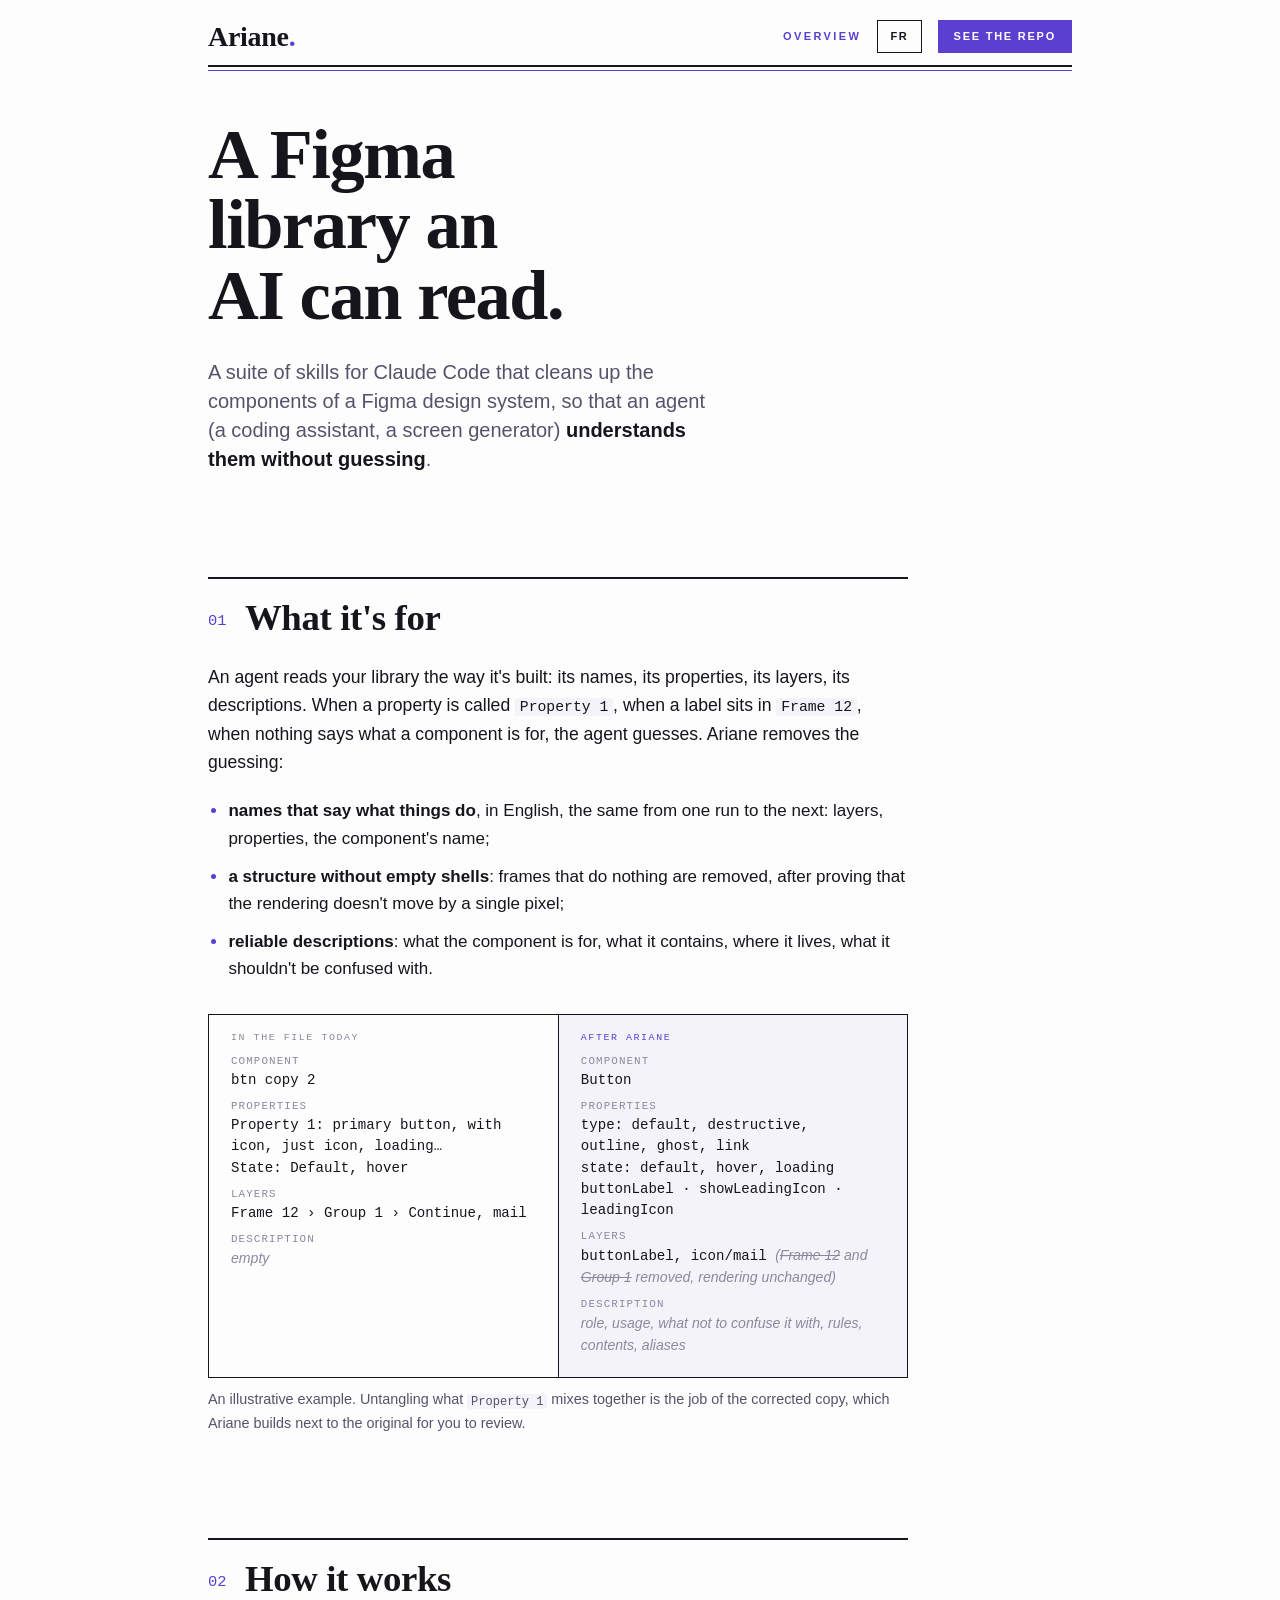
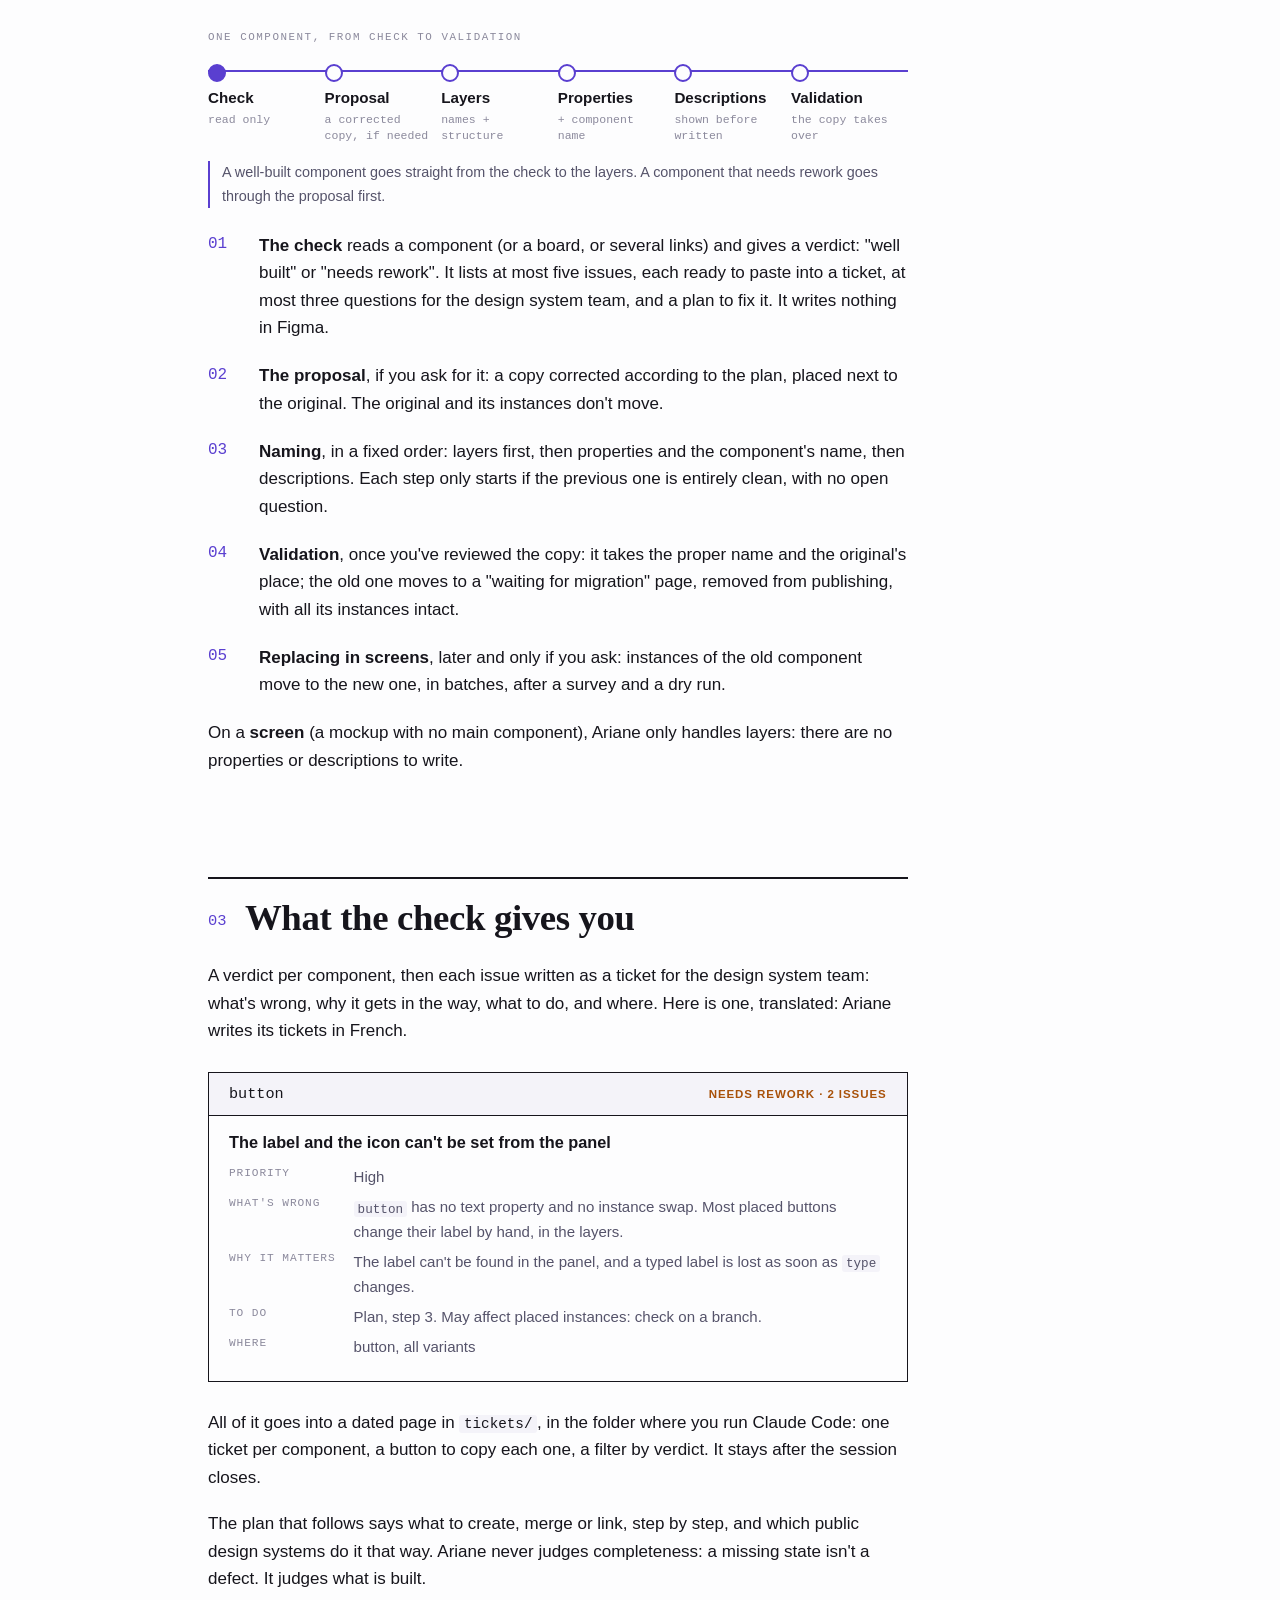
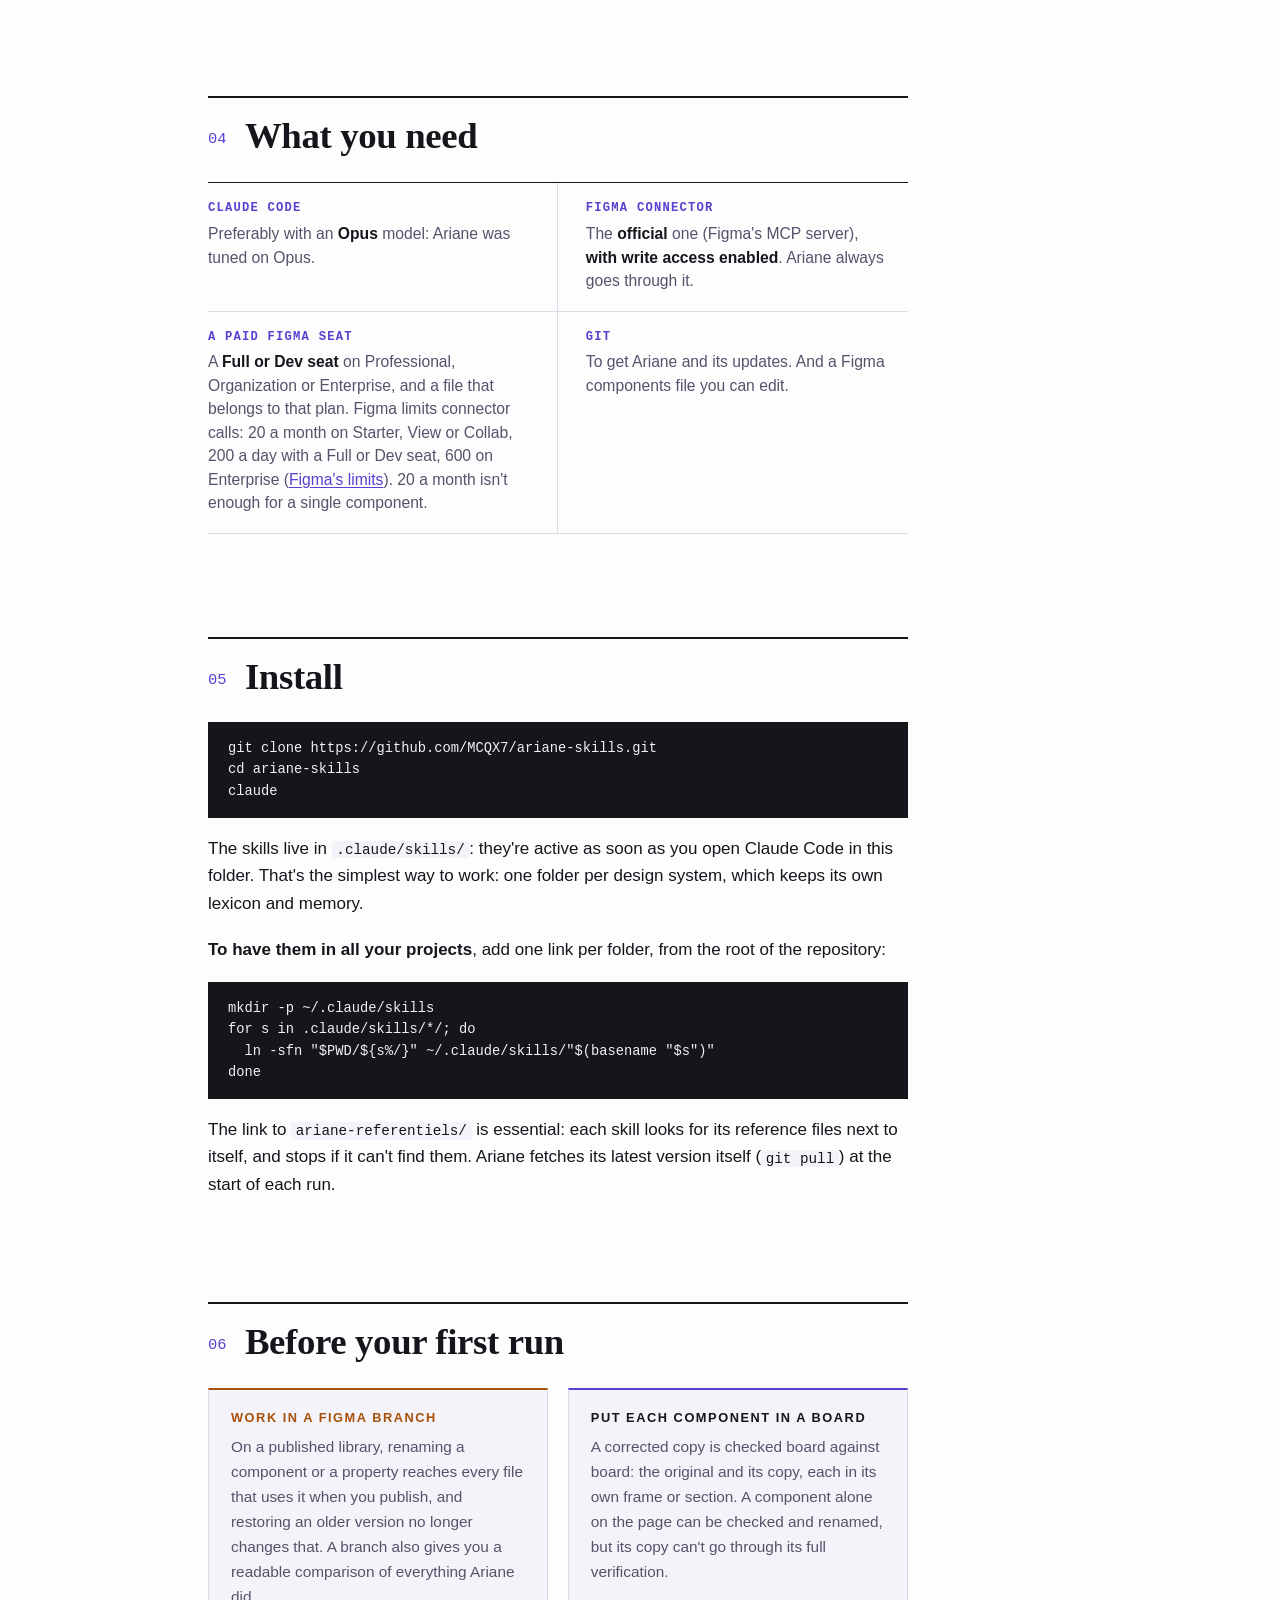
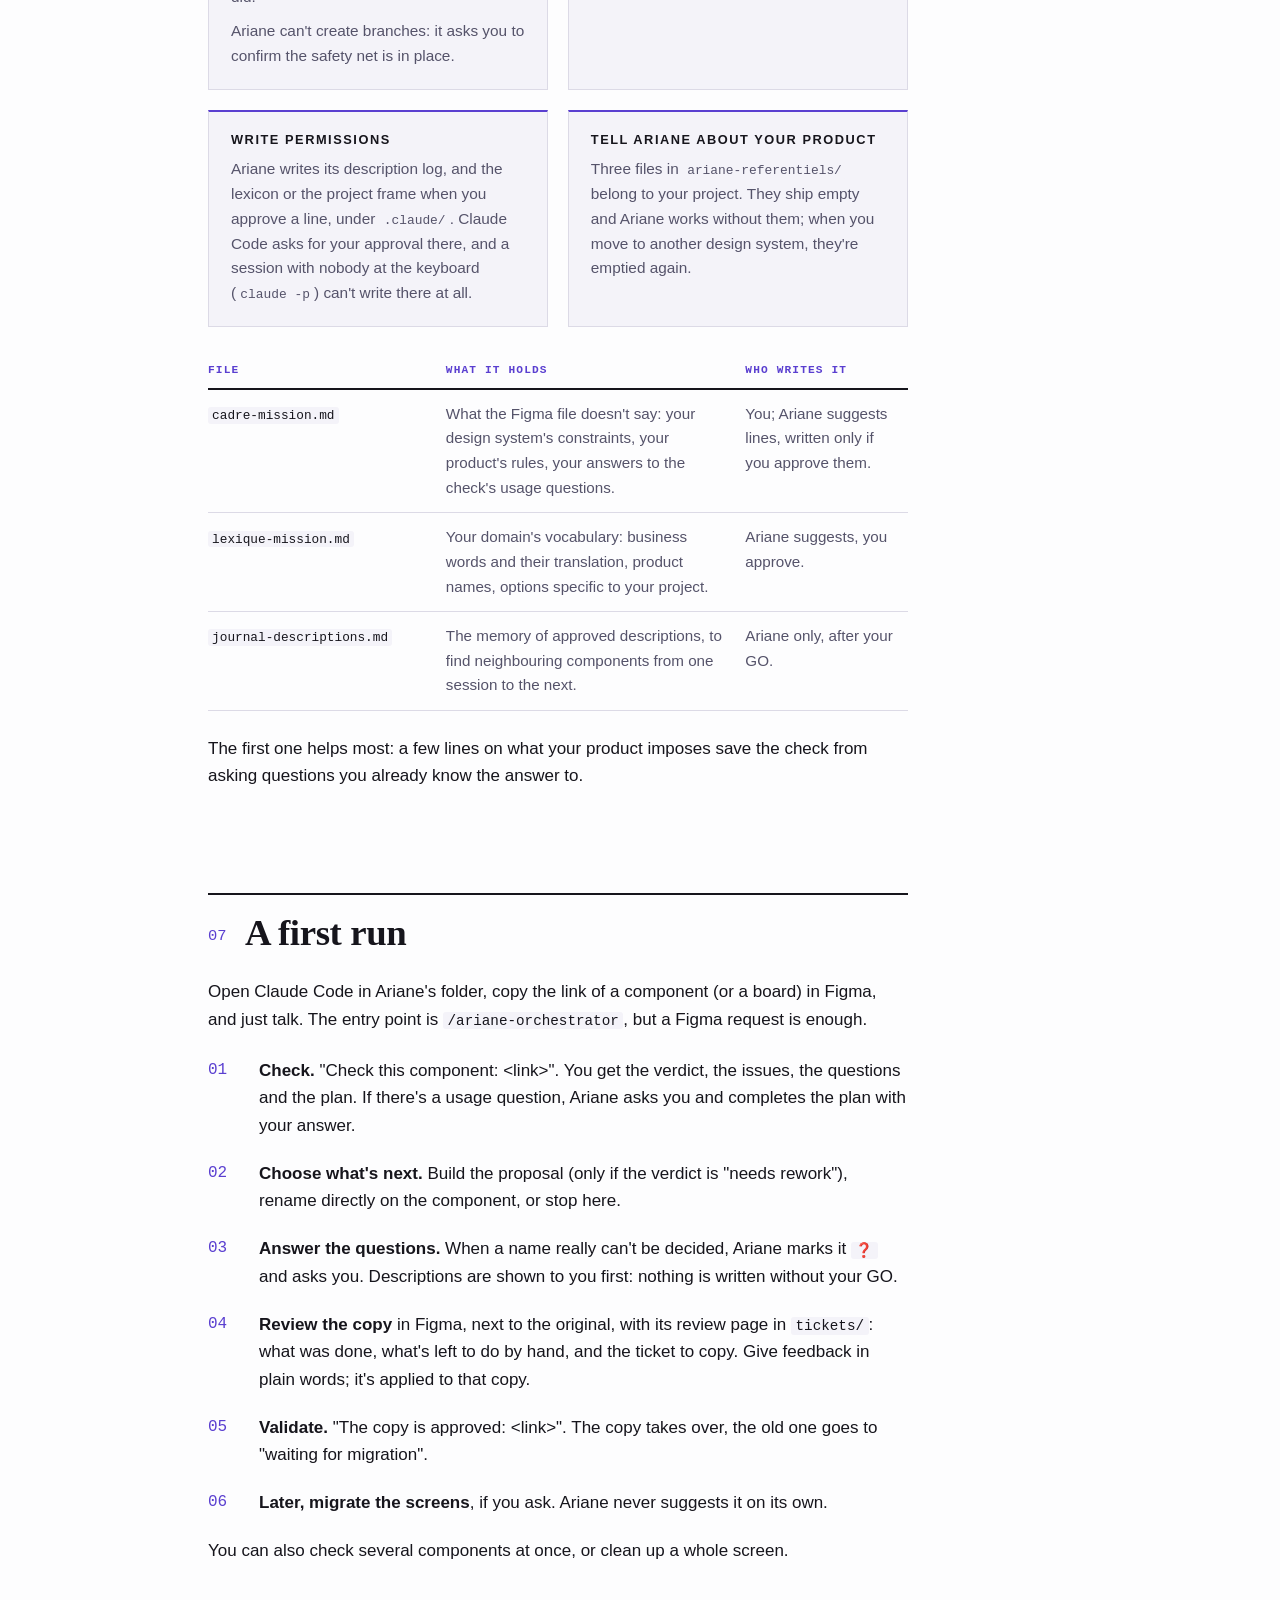
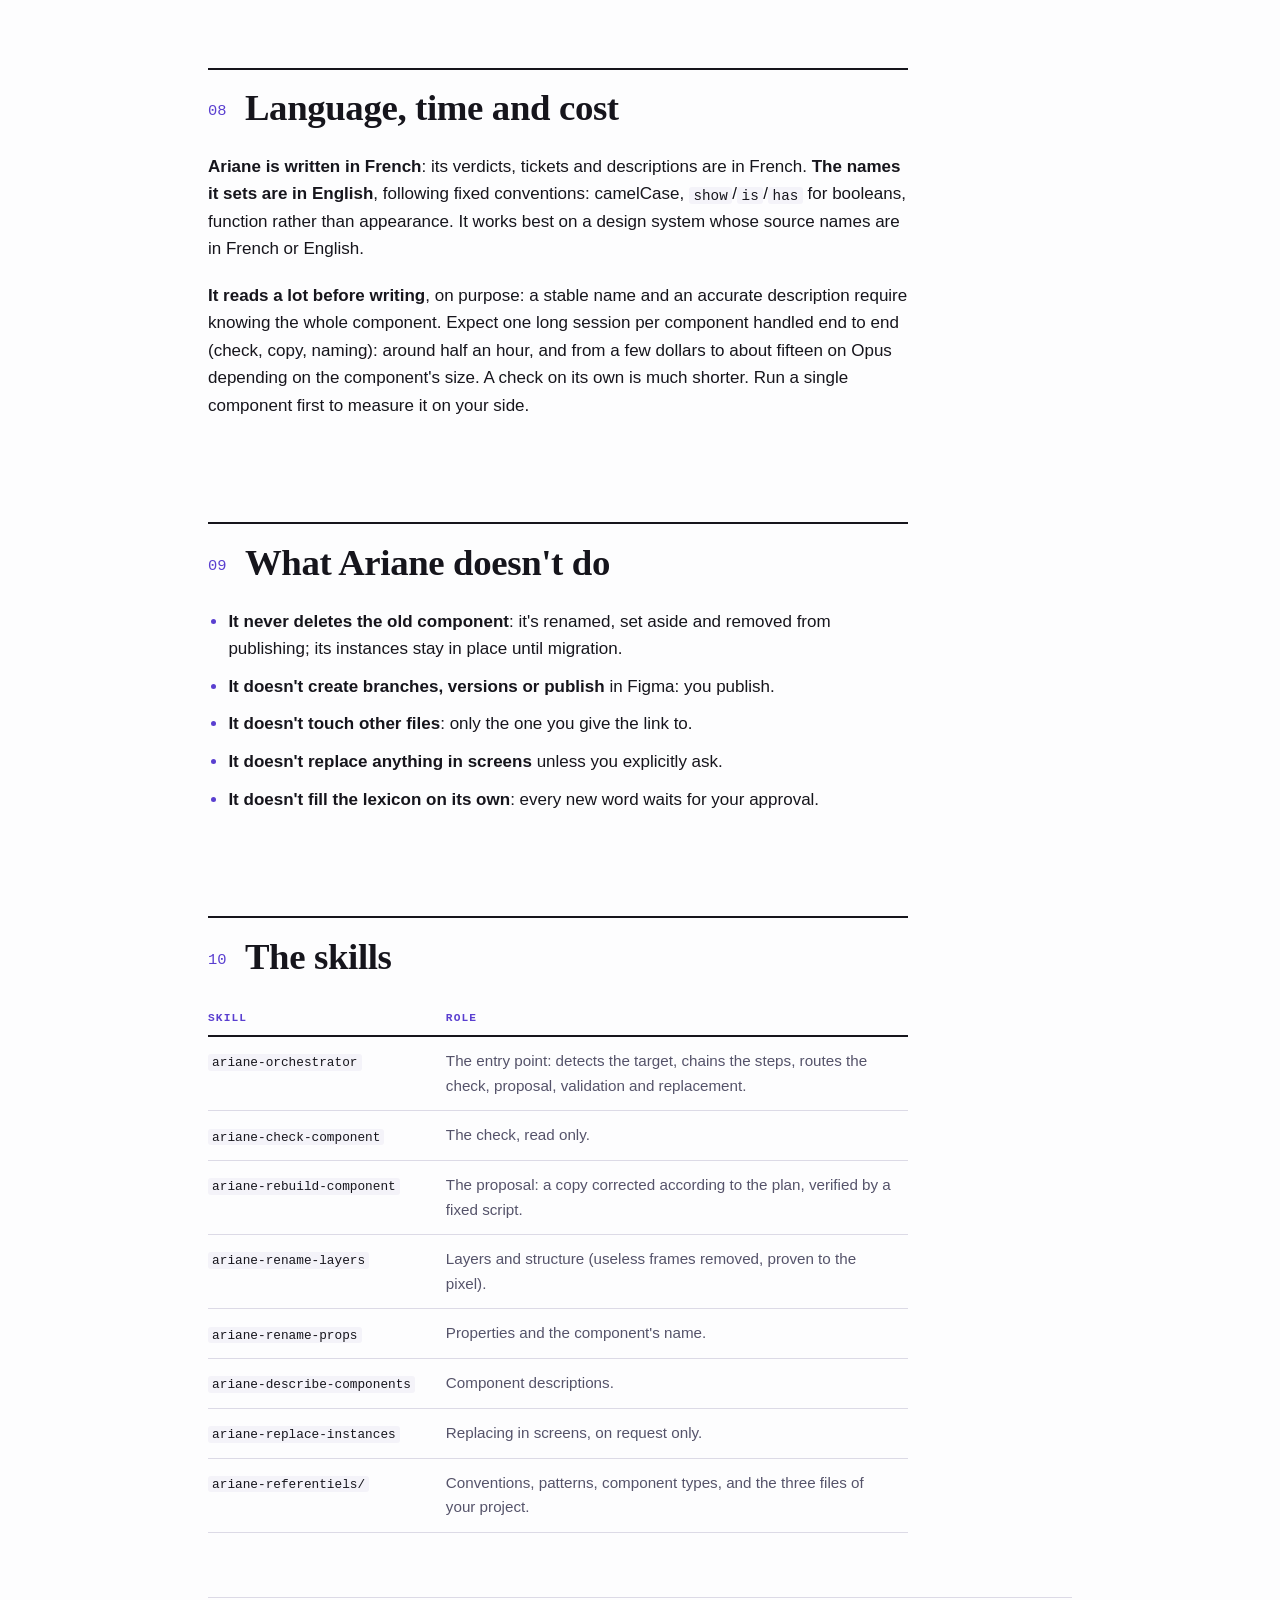
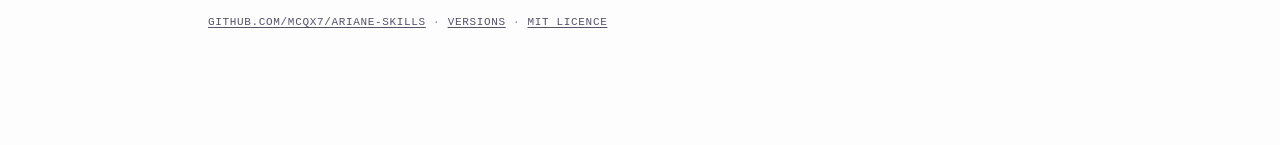
<file: docs/index.html>
<!DOCTYPE html>
<html lang="en">
<head>
<meta charset="utf-8" />
<meta name="viewport" content="width=device-width, initial-scale=1" />
<title>Ariane · Overview</title>
<meta http-equiv="refresh" content="0; url=presentation.html" />
<link rel="canonical" href="presentation.html" />
<style>body{ margin:0; padding:48px 16px; font:17px/1.6 "Helvetica Neue",Arial,sans-serif; color:#16151c; background:#fdfdfe; } a{ color:#5a3fd0; }</style>
</head>
<body>
<p>Ariane's overview is here: <a href="presentation.html">presentation.html</a>. En français : <a href="presentation.fr.html">presentation.fr.html</a>.</p>
</body>
</html>
</file>
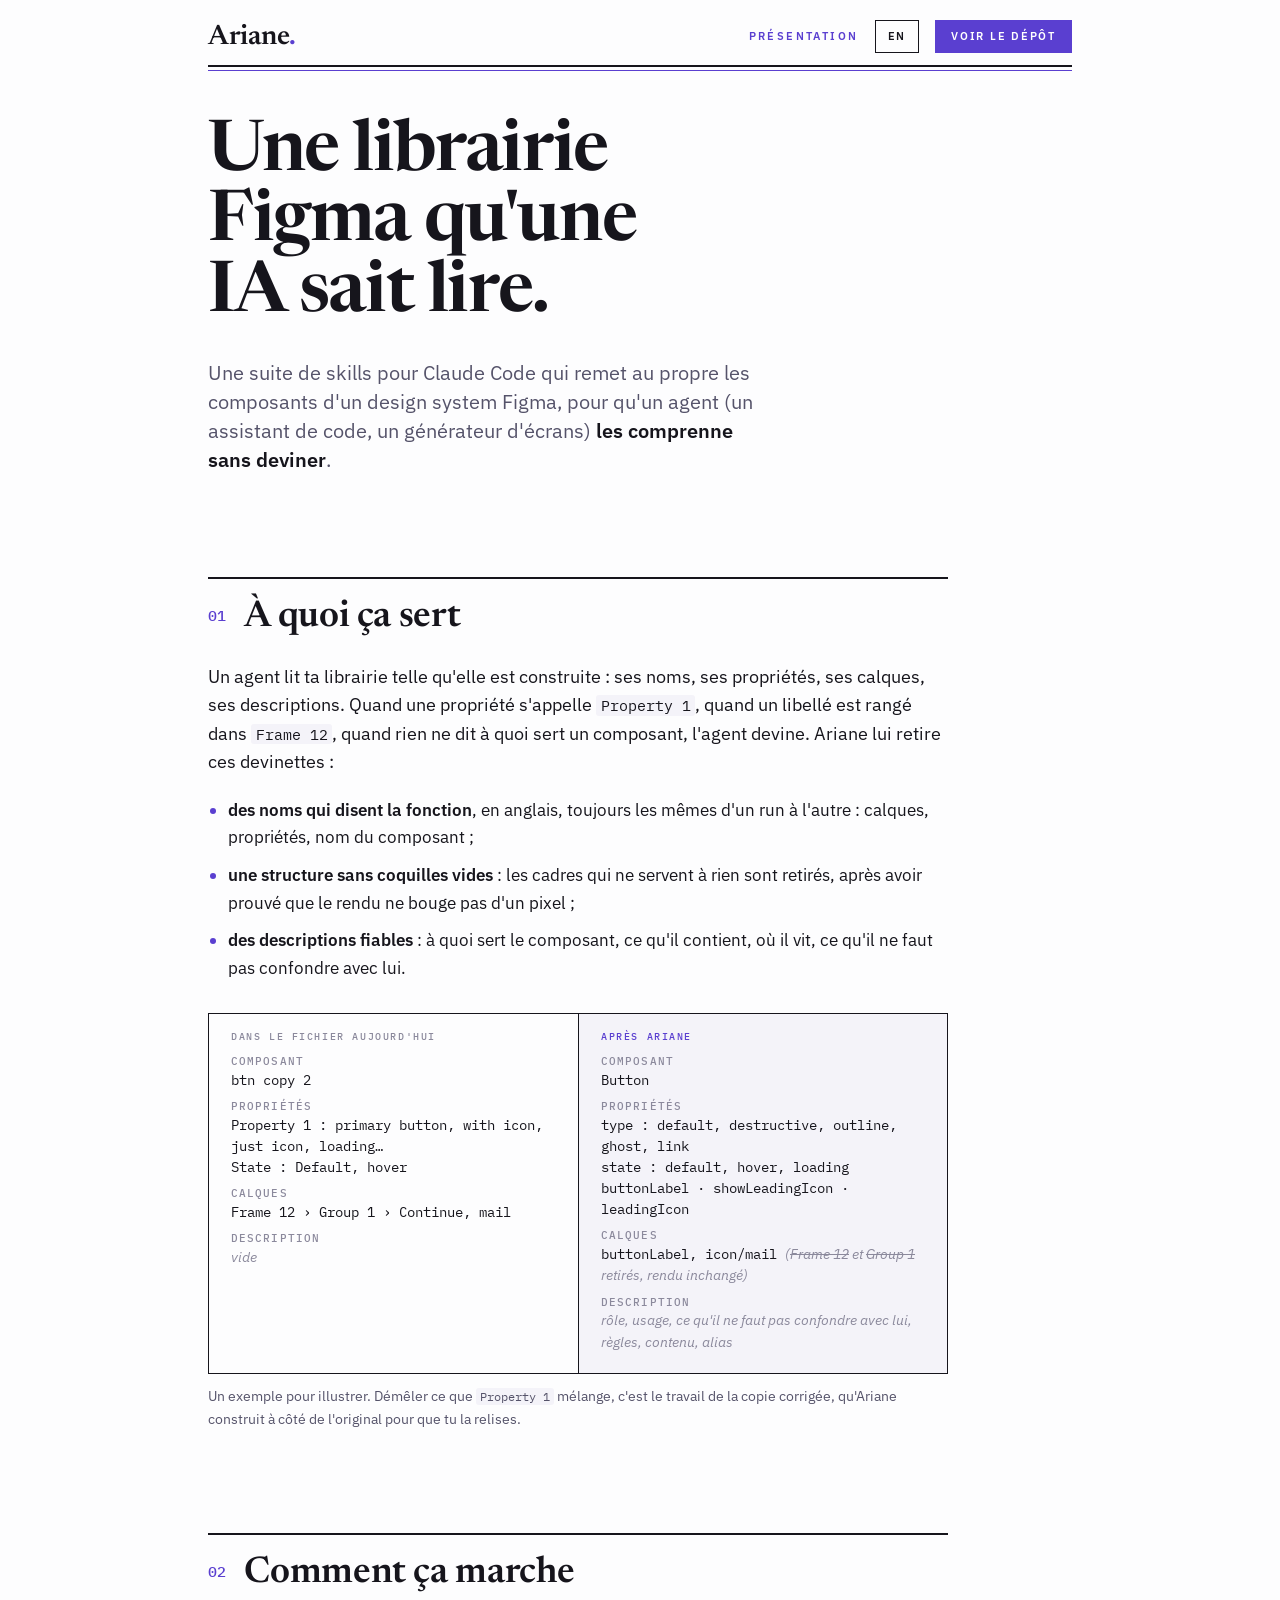
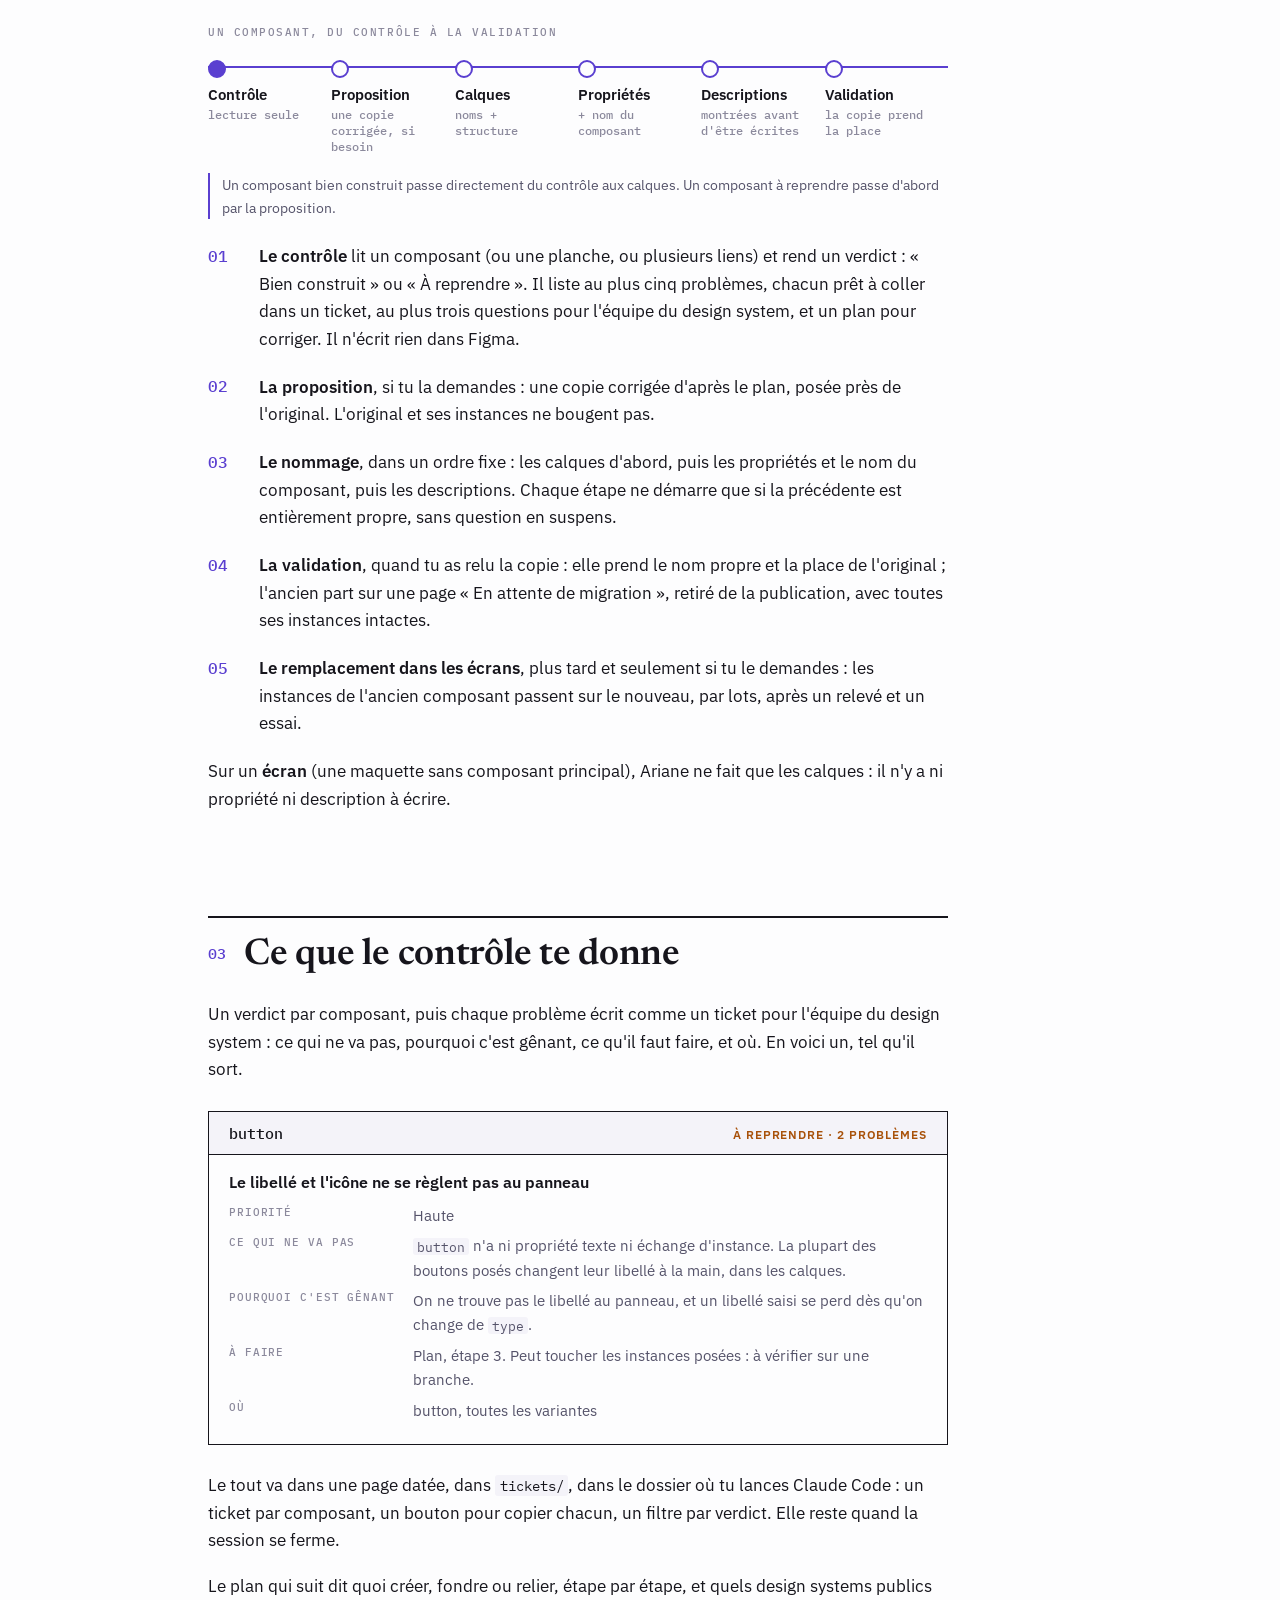
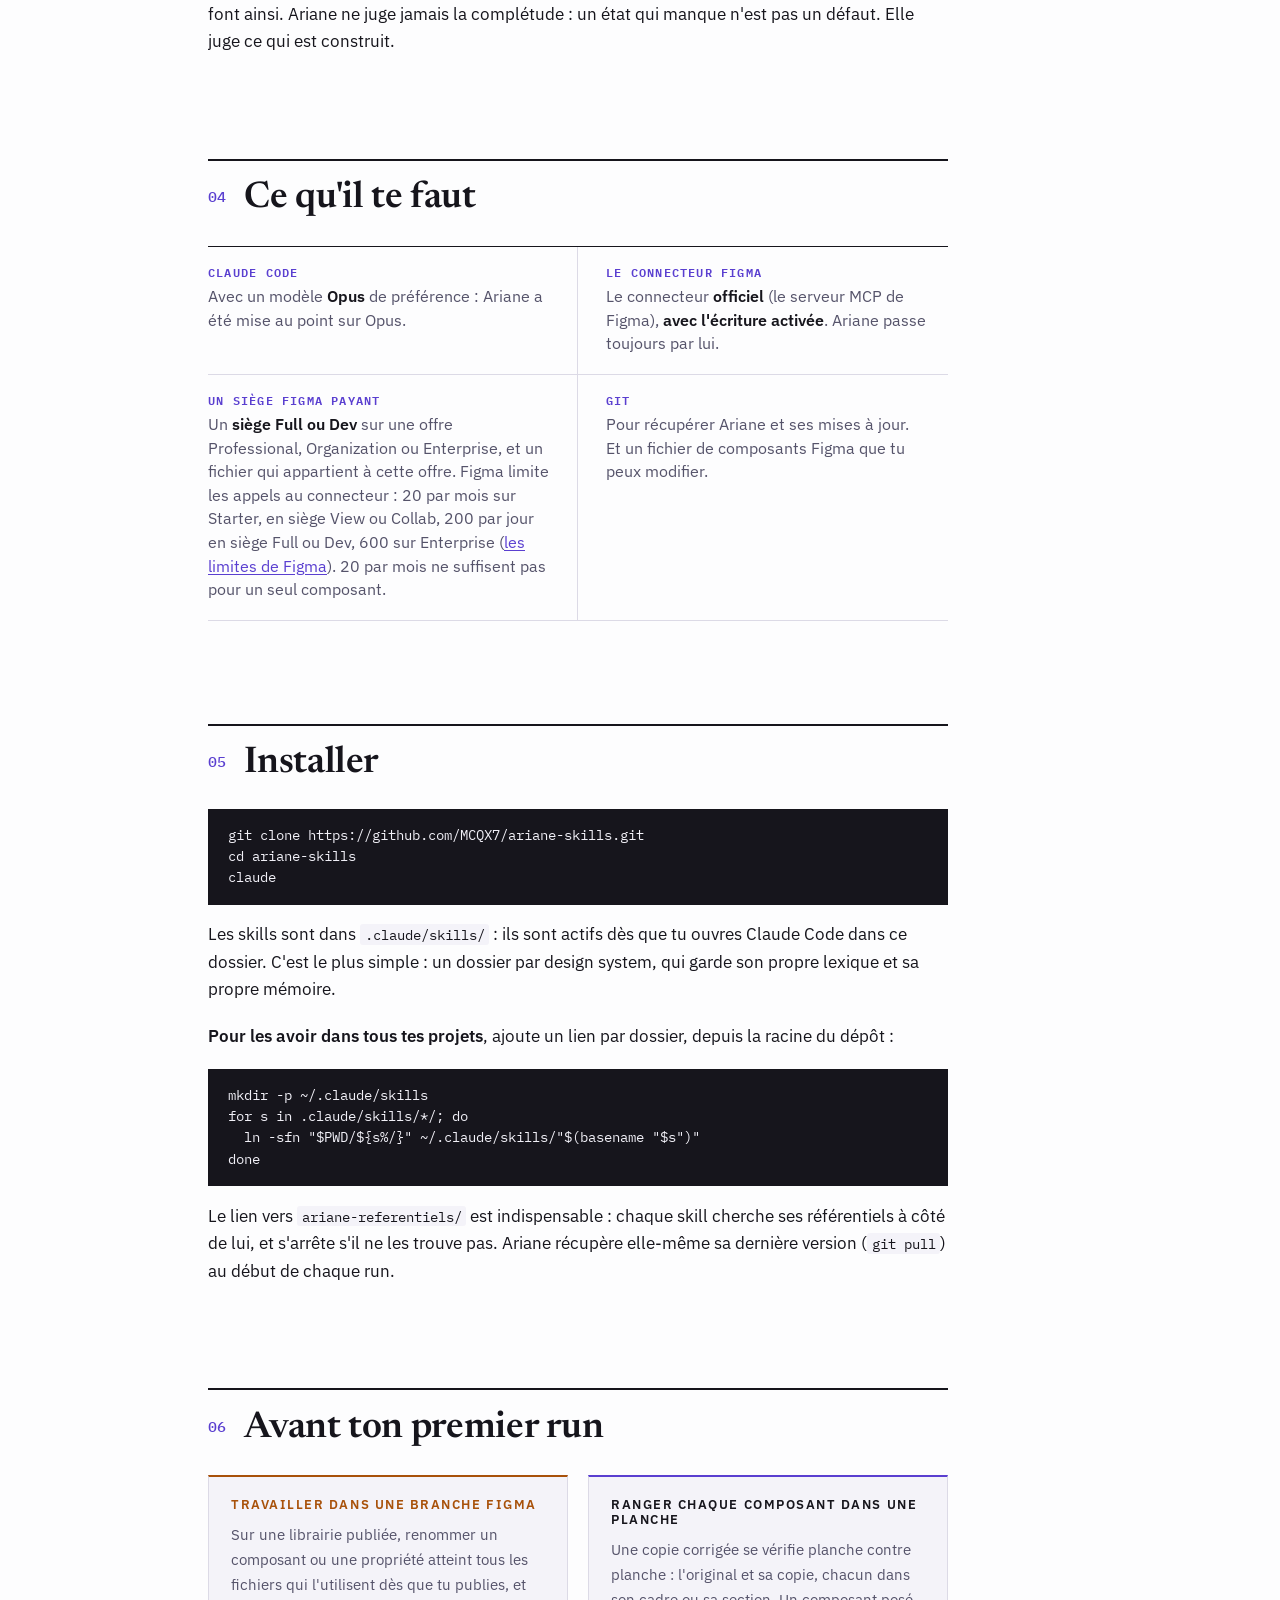
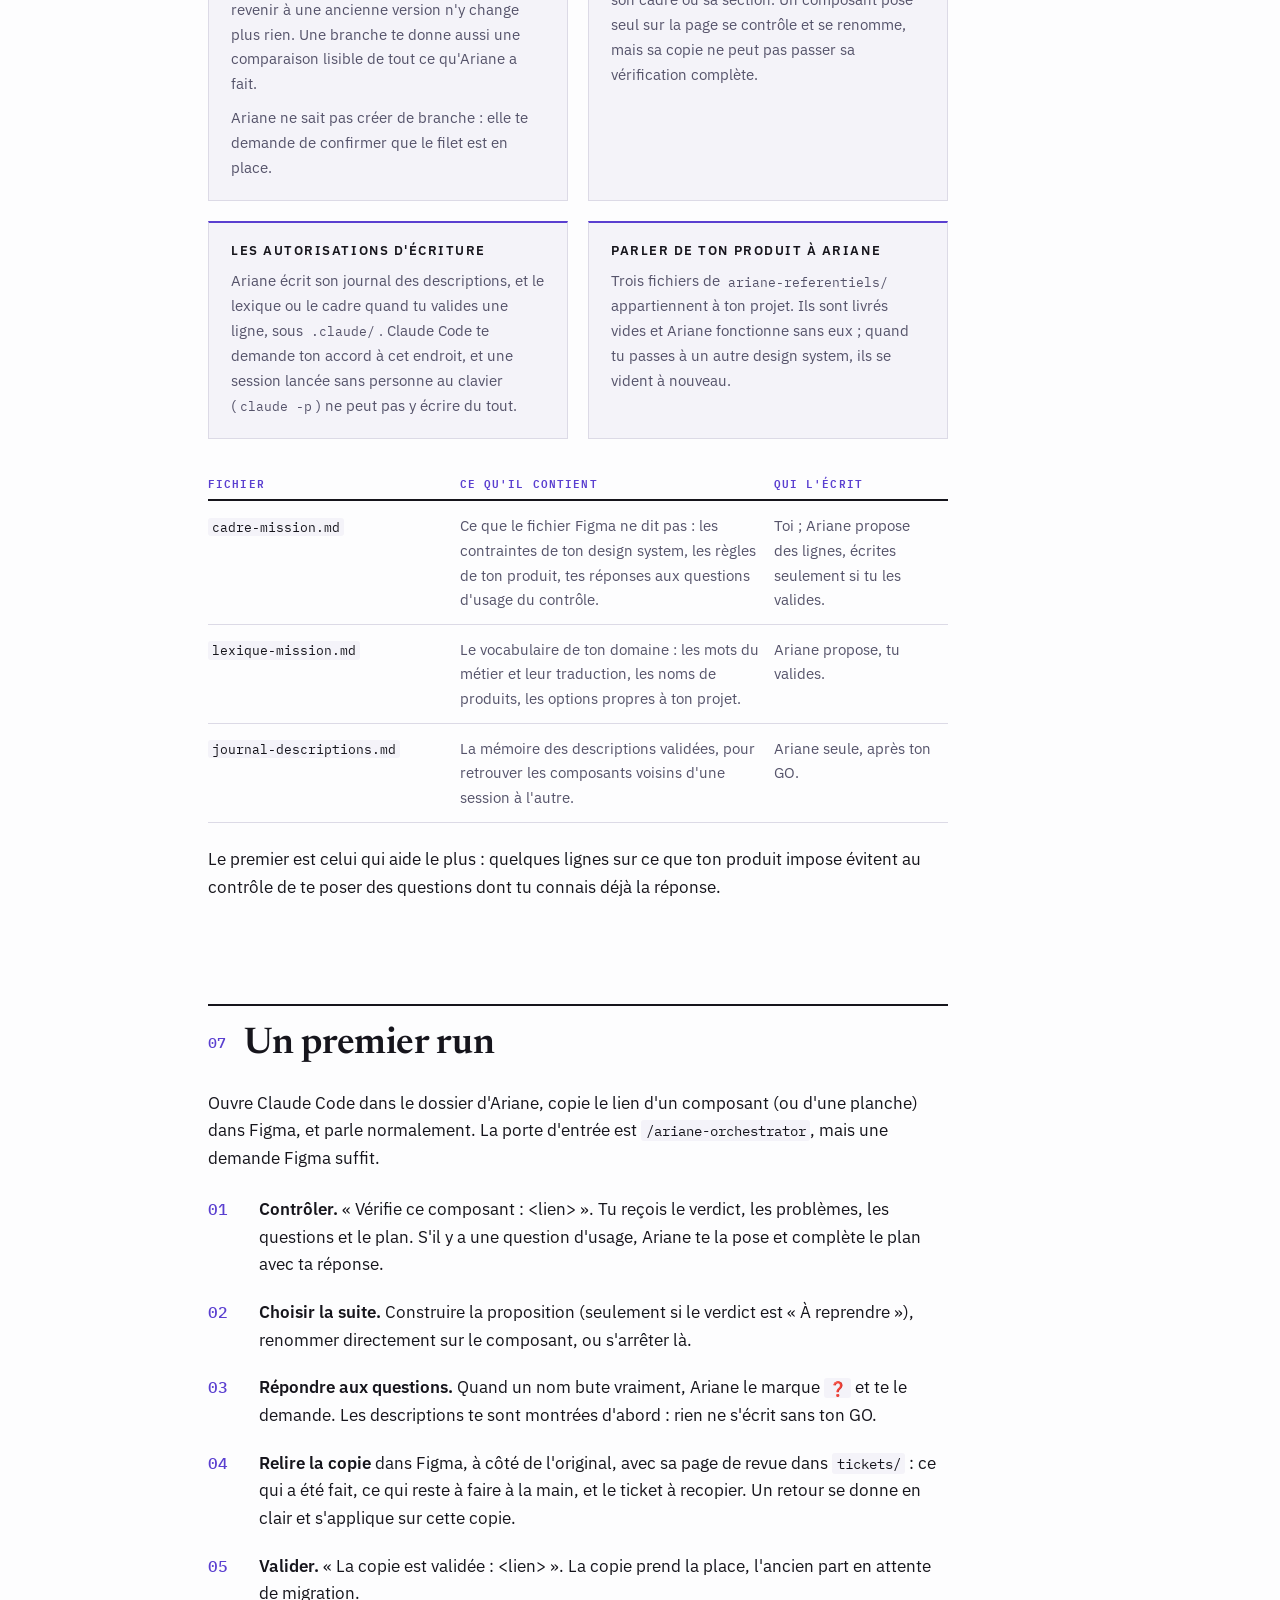
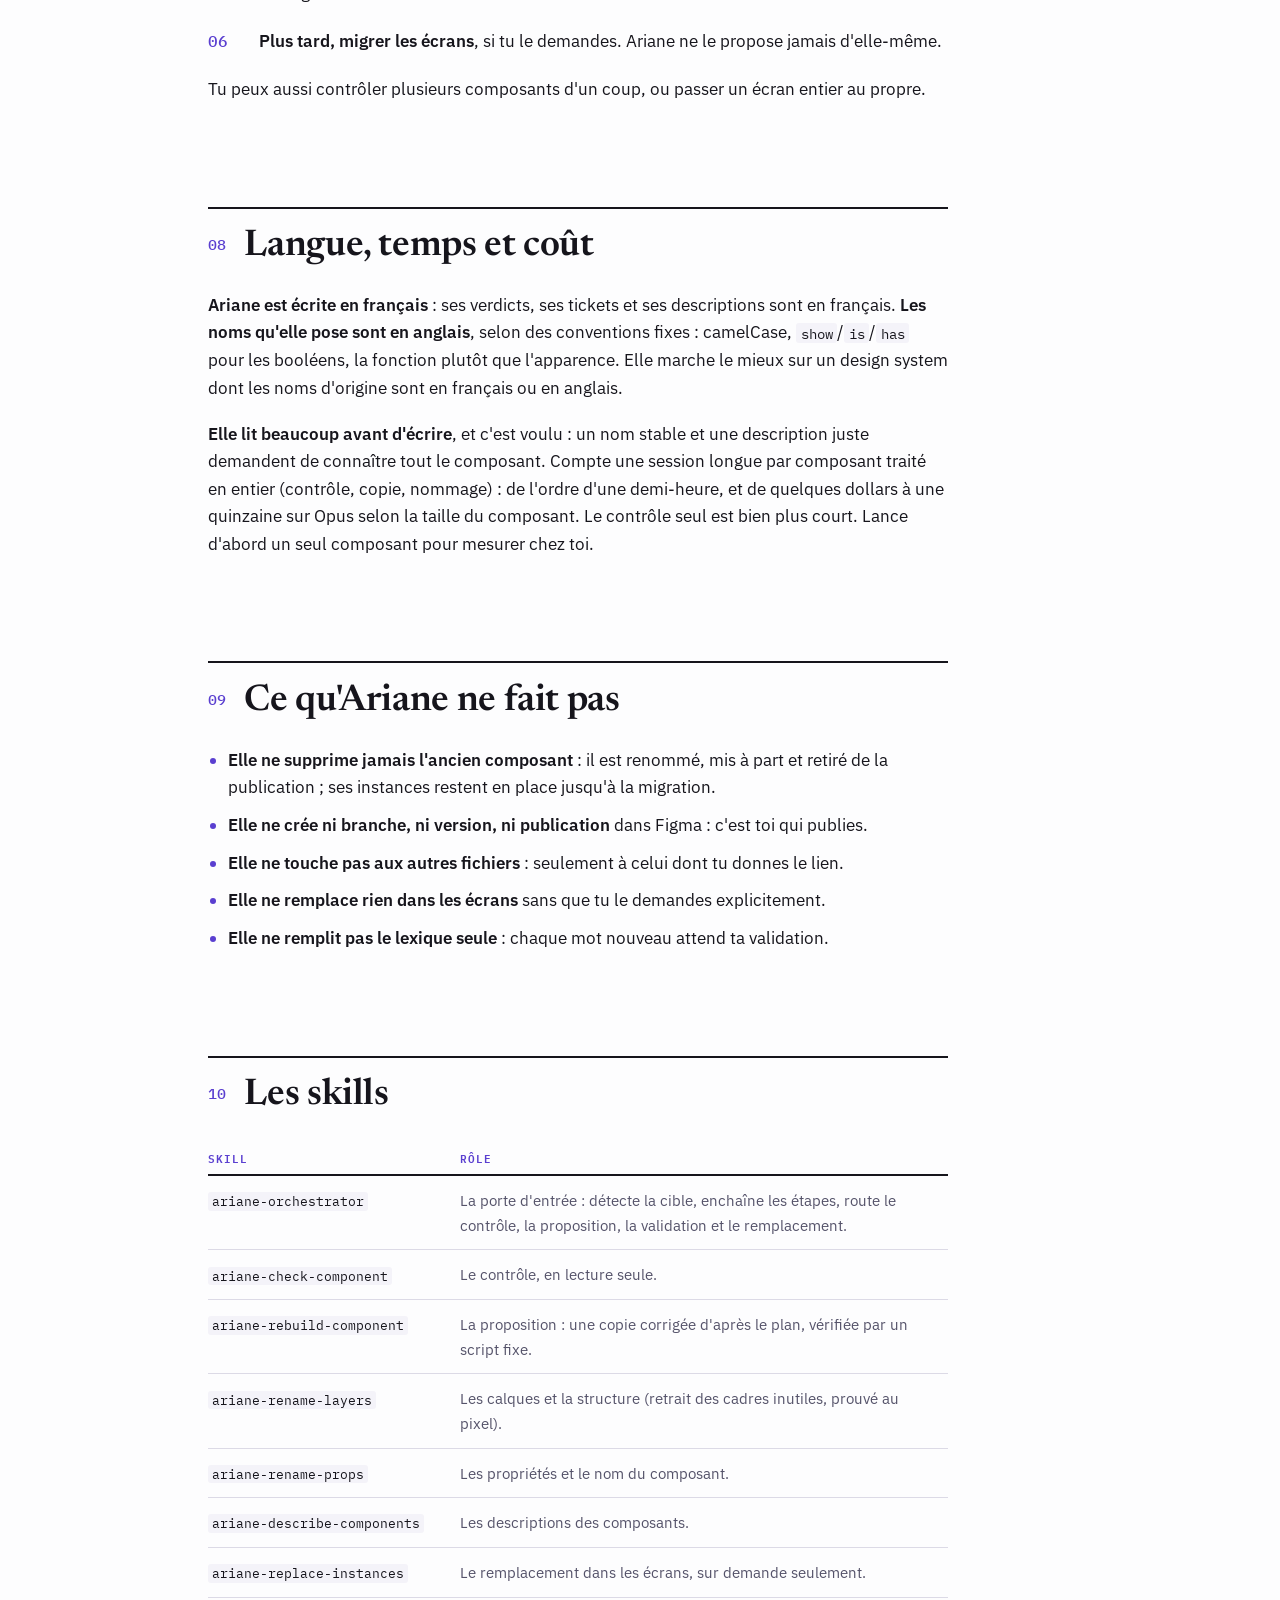
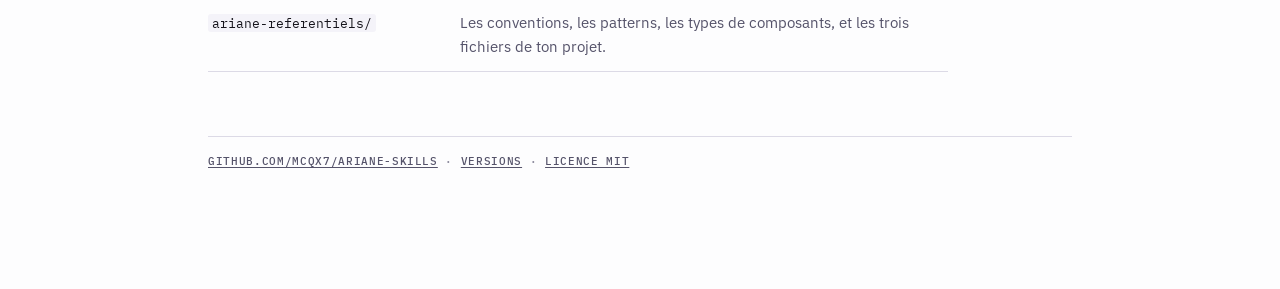
<file: docs/presentation.fr.html>
<!DOCTYPE html>
<html lang="fr">
<head>
<meta charset="utf-8" />
<meta name="viewport" content="width=device-width, initial-scale=1" />
<title>Ariane · Présentation</title>
<!-- Page de présentation d'Ariane, en français. Elle dit la même chose que la version
     anglaise, presentation.html : changer l'une, c'est changer l'autre. Style commun :
     presentation.css. -->
<meta name="description" content="Ariane : des skills Claude Code qui remettent au propre un design system Figma pour qu'une IA sache le lire." />
<link rel="preconnect" href="https://fonts.googleapis.com" />
<link rel="preconnect" href="https://fonts.gstatic.com" crossorigin />
<link href="https://fonts.googleapis.com/css2?family=Newsreader:opsz,wght@6..72,500;6..72,600&family=IBM+Plex+Sans:wght@400;500;600&family=IBM+Plex+Mono:wght@400;500&display=swap" rel="stylesheet" />
<link rel="stylesheet" href="presentation.css" />
</head>
<body>
<div class="wrap">

<header class="masthead">
  <div class="masthead__row">
    <div class="masthead__mark">Ariane<span class="dot">.</span></div>
    <div class="masthead__right"><span class="masthead__type">Présentation</span><a class="masthead__lang" href="presentation.html" hreflang="en" lang="en" title="Read in English">EN</a><a class="masthead__btn" href="https://github.com/MCQX7/ariane-skills">Voir le dépôt</a></div>
  </div>
  <div class="masthead__rule"></div>
  <div class="masthead__thread"></div>
</header>

<div class="hero">
  <h1>Une librairie Figma qu'une IA sait lire.</h1>
  <p class="lede">Une suite de skills pour Claude Code qui remet au propre les composants d'un design system Figma, pour qu'un agent (un assistant de code, un générateur d'écrans) <strong>les comprenne sans deviner</strong>.</p>
</div>

<section>
  <h2>À quoi ça sert</h2>
  <p class="big">Un agent lit ta librairie telle qu'elle est construite : ses noms, ses propriétés, ses calques, ses descriptions. Quand une propriété s'appelle <code>Property 1</code>, quand un libellé est rangé dans <code>Frame 12</code>, quand rien ne dit à quoi sert un composant, l'agent devine. Ariane lui retire ces devinettes :</p>
  <ul class="plain">
    <li><b>des noms qui disent la fonction</b>, en anglais, toujours les mêmes d'un run à l'autre : calques, propriétés, nom du composant ;</li>
    <li><b>une structure sans coquilles vides</b> : les cadres qui ne servent à rien sont retirés, après avoir prouvé que le rendu ne bouge pas d'un pixel ;</li>
    <li><b>des descriptions fiables</b> : à quoi sert le composant, ce qu'il contient, où il vit, ce qu'il ne faut pas confondre avec lui.</li>
  </ul>

  <figure class="ba" aria-label="Le même composant bouton, avant et après Ariane">
    <div class="ba__col">
      <div class="ba__tag">Dans le fichier aujourd'hui</div>
      <dl>
        <div><dt>Composant</dt><dd>btn copy 2</dd></div>
        <div><dt>Propriétés</dt><dd>Property 1 : primary button, with icon, just icon, loading…<br>State : Default, hover</dd></div>
        <div><dt>Calques</dt><dd>Frame 12 › Group 1 › Continue, mail</dd></div>
        <div><dt>Description</dt><dd><span class="muted">vide</span></dd></div>
      </dl>
    </div>
    <div class="ba__col">
      <div class="ba__tag">Après Ariane</div>
      <dl>
        <div><dt>Composant</dt><dd>Button</dd></div>
        <div><dt>Propriétés</dt><dd>type : default, destructive, outline, ghost, link<br>state : default, hover, loading<br>buttonLabel · showLeadingIcon · leadingIcon</dd></div>
        <div><dt>Calques</dt><dd>buttonLabel, icon/mail <span class="muted">(<s>Frame 12</s> et <s>Group 1</s> retirés, rendu inchangé)</span></dd></div>
        <div><dt>Description</dt><dd><span class="muted">rôle, usage, ce qu'il ne faut pas confondre avec lui, règles, contenu, alias</span></dd></div>
      </dl>
    </div>
  </figure>
  <p class="ba__note">Un exemple pour illustrer. Démêler ce que <code>Property 1</code> mélange, c'est le travail de la copie corrigée, qu'Ariane construit à côté de l'original pour que tu la relises.</p>
</section>

<section>
  <h2>Comment ça marche</h2>

  <figure class="chain">
    <figcaption>Un composant, du contrôle à la validation</figcaption>
    <ol>
      <li class="first"><b>Contrôle</b><span>lecture seule</span></li>
      <li><b>Proposition</b><span>une copie corrigée, si besoin</span></li>
      <li><b>Calques</b><span>noms + structure</span></li>
      <li><b>Propriétés</b><span>+ nom du composant</span></li>
      <li><b>Descriptions</b><span>montrées avant d'être écrites</span></li>
      <li><b>Validation</b><span>la copie prend la place</span></li>
    </ol>
    <p class="chain__fork">Un composant bien construit passe directement du contrôle aux calques. Un composant à reprendre passe d'abord par la proposition.</p>
  </figure>

  <ol class="steps">
    <li><b>Le contrôle</b> lit un composant (ou une planche, ou plusieurs liens) et rend un verdict : « Bien construit » ou « À reprendre ». Il liste au plus cinq problèmes, chacun prêt à coller dans un ticket, au plus trois questions pour l'équipe du design system, et un plan pour corriger. Il n'écrit rien dans Figma.</li>
    <li><b>La proposition</b>, si tu la demandes : une copie corrigée d'après le plan, posée près de l'original. L'original et ses instances ne bougent pas.</li>
    <li><b>Le nommage</b>, dans un ordre fixe : les calques d'abord, puis les propriétés et le nom du composant, puis les descriptions. Chaque étape ne démarre que si la précédente est entièrement propre, sans question en suspens.</li>
    <li><b>La validation</b>, quand tu as relu la copie : elle prend le nom propre et la place de l'original ; l'ancien part sur une page « En attente de migration », retiré de la publication, avec toutes ses instances intactes.</li>
    <li><b>Le remplacement dans les écrans</b>, plus tard et seulement si tu le demandes : les instances de l'ancien composant passent sur le nouveau, par lots, après un relevé et un essai.</li>
  </ol>
  <p>Sur un <b>écran</b> (une maquette sans composant principal), Ariane ne fait que les calques : il n'y a ni propriété ni description à écrire.</p>
</section>

<section>
  <h2>Ce que le contrôle te donne</h2>
  <p>Un verdict par composant, puis chaque problème écrit comme un ticket pour l'équipe du design system : ce qui ne va pas, pourquoi c'est gênant, ce qu'il faut faire, et où. En voici un, tel qu'il sort.</p>
  <div class="ticket">
    <div class="ticket__head"><span class="ticket__name">button</span><span class="ticket__verdict">À reprendre · 2 problèmes</span></div>
    <div class="ticket__body">
      <p class="ticket__title">Le libellé et l'icône ne se règlent pas au panneau</p>
      <dl>
        <dt>Priorité</dt><dd>Haute</dd>
        <dt>Ce qui ne va pas</dt><dd><code>button</code> n'a ni propriété texte ni échange d'instance. La plupart des boutons posés changent leur libellé à la main, dans les calques.</dd>
        <dt>Pourquoi c'est gênant</dt><dd>On ne trouve pas le libellé au panneau, et un libellé saisi se perd dès qu'on change de <code>type</code>.</dd>
        <dt>À faire</dt><dd>Plan, étape 3. Peut toucher les instances posées : à vérifier sur une branche.</dd>
        <dt>Où</dt><dd>button, toutes les variantes</dd>
      </dl>
    </div>
  </div>
  <p>Le tout va dans une page datée, dans <code>tickets/</code>, dans le dossier où tu lances Claude Code : un ticket par composant, un bouton pour copier chacun, un filtre par verdict. Elle reste quand la session se ferme.</p>
  <p>Le plan qui suit dit quoi créer, fondre ou relier, étape par étape, et quels design systems publics font ainsi. Ariane ne juge jamais la complétude : un état qui manque n'est pas un défaut. Elle juge ce qui est construit.</p>
</section>

<section>
  <h2>Ce qu'il te faut</h2>
  <div class="grid">
    <div class="cell"><div class="name">Claude Code</div><div class="desc">Avec un modèle <b>Opus</b> de préférence : Ariane a été mise au point sur Opus.</div></div>
    <div class="cell"><div class="name">Le connecteur Figma</div><div class="desc">Le connecteur <b>officiel</b> (le serveur MCP de Figma), <b>avec l'écriture activée</b>. Ariane passe toujours par lui.</div></div>
    <div class="cell"><div class="name">Un siège Figma payant</div><div class="desc">Un <b>siège Full ou Dev</b> sur une offre Professional, Organization ou Enterprise, et un fichier qui appartient à cette offre. Figma limite les appels au connecteur : 20 par mois sur Starter, en siège View ou Collab, 200 par jour en siège Full ou Dev, 600 sur Enterprise (<a href="https://developers.figma.com/docs/figma-mcp-server/rate-limits-access/">les limites de Figma</a>). 20 par mois ne suffisent pas pour un seul composant.</div></div>
    <div class="cell"><div class="name">git</div><div class="desc">Pour récupérer Ariane et ses mises à jour. Et un fichier de composants Figma que tu peux modifier.</div></div>
  </div>
</section>

<section>
  <h2>Installer</h2>
<pre><code>git clone https://github.com/MCQX7/ariane-skills.git
cd ariane-skills
claude</code></pre>
  <p>Les skills sont dans <code>.claude/skills/</code> : ils sont actifs dès que tu ouvres Claude Code dans ce dossier. C'est le plus simple : un dossier par design system, qui garde son propre lexique et sa propre mémoire.</p>
  <p><b>Pour les avoir dans tous tes projets</b>, ajoute un lien par dossier, depuis la racine du dépôt :</p>
<pre><code>mkdir -p ~/.claude/skills
for s in .claude/skills/*/; do
  ln -sfn "$PWD/${s%/}" ~/.claude/skills/"$(basename "$s")"
done</code></pre>
  <p>Le lien vers <code>ariane-referentiels/</code> est indispensable : chaque skill cherche ses référentiels à côté de lui, et s'arrête s'il ne les trouve pas. Ariane récupère elle-même sa dernière version (<code>git pull</code>) au début de chaque run.</p>
</section>

<section>
  <h2>Avant ton premier run</h2>
  <div class="cards">
    <div class="card warn">
      <h3>Travailler dans une branche Figma</h3>
      <p>Sur une librairie publiée, renommer un composant ou une propriété atteint tous les fichiers qui l'utilisent dès que tu publies, et revenir à une ancienne version n'y change plus rien. Une branche te donne aussi une comparaison lisible de tout ce qu'Ariane a fait.</p>
      <p>Ariane ne sait pas créer de branche : elle te demande de confirmer que le filet est en place.</p>
    </div>
    <div class="card">
      <h3>Ranger chaque composant dans une planche</h3>
      <p>Une copie corrigée se vérifie planche contre planche : l'original et sa copie, chacun dans son cadre ou sa section. Un composant posé seul sur la page se contrôle et se renomme, mais sa copie ne peut pas passer sa vérification complète.</p>
    </div>
    <div class="card">
      <h3>Les autorisations d'écriture</h3>
      <p>Ariane écrit son journal des descriptions, et le lexique ou le cadre quand tu valides une ligne, sous <code>.claude/</code>. Claude Code te demande ton accord à cet endroit, et une session lancée sans personne au clavier (<code>claude -p</code>) ne peut pas y écrire du tout.</p>
    </div>
    <div class="card">
      <h3>Parler de ton produit à Ariane</h3>
      <p>Trois fichiers de <code>ariane-referentiels/</code> appartiennent à ton projet. Ils sont livrés vides et Ariane fonctionne sans eux ; quand tu passes à un autre design system, ils se vident à nouveau.</p>
    </div>
  </div>
  <div class="tablewrap">
    <table class="dem">
      <thead><tr><th>Fichier</th><th>Ce qu'il contient</th><th>Qui l'écrit</th></tr></thead>
      <tbody>
        <tr><td><code>cadre-mission.md</code></td><td>Ce que le fichier Figma ne dit pas : les contraintes de ton design system, les règles de ton produit, tes réponses aux questions d'usage du contrôle.</td><td>Toi ; Ariane propose des lignes, écrites seulement si tu les valides.</td></tr>
        <tr><td><code>lexique-mission.md</code></td><td>Le vocabulaire de ton domaine : les mots du métier et leur traduction, les noms de produits, les options propres à ton projet.</td><td>Ariane propose, tu valides.</td></tr>
        <tr><td><code>journal-descriptions.md</code></td><td>La mémoire des descriptions validées, pour retrouver les composants voisins d'une session à l'autre.</td><td>Ariane seule, après ton GO.</td></tr>
      </tbody>
    </table>
  </div>
  <p>Le premier est celui qui aide le plus : quelques lignes sur ce que ton produit impose évitent au contrôle de te poser des questions dont tu connais déjà la réponse.</p>
</section>

<section>
  <h2>Un premier run</h2>
  <p>Ouvre Claude Code dans le dossier d'Ariane, copie le lien d'un composant (ou d'une planche) dans Figma, et parle normalement. La porte d'entrée est <code>/ariane-orchestrator</code>, mais une demande Figma suffit.</p>
  <ol class="steps">
    <li><b>Contrôler.</b> « Vérifie ce composant : &lt;lien&gt; ». Tu reçois le verdict, les problèmes, les questions et le plan. S'il y a une question d'usage, Ariane te la pose et complète le plan avec ta réponse.</li>
    <li><b>Choisir la suite.</b> Construire la proposition (seulement si le verdict est « À reprendre »), renommer directement sur le composant, ou s'arrêter là.</li>
    <li><b>Répondre aux questions.</b> Quand un nom bute vraiment, Ariane le marque <code>❓</code> et te le demande. Les descriptions te sont montrées d'abord : rien ne s'écrit sans ton GO.</li>
    <li><b>Relire la copie</b> dans Figma, à côté de l'original, avec sa page de revue dans <code>tickets/</code> : ce qui a été fait, ce qui reste à faire à la main, et le ticket à recopier. Un retour se donne en clair et s'applique sur cette copie.</li>
    <li><b>Valider.</b> « La copie est validée : &lt;lien&gt; ». La copie prend la place, l'ancien part en attente de migration.</li>
    <li><b>Plus tard, migrer les écrans</b>, si tu le demandes. Ariane ne le propose jamais d'elle-même.</li>
  </ol>
  <p>Tu peux aussi contrôler plusieurs composants d'un coup, ou passer un écran entier au propre.</p>
</section>

<section>
  <h2>Langue, temps et coût</h2>
  <p><b>Ariane est écrite en français</b> : ses verdicts, ses tickets et ses descriptions sont en français. <b>Les noms qu'elle pose sont en anglais</b>, selon des conventions fixes : camelCase, <code>show</code>/<code>is</code>/<code>has</code> pour les booléens, la fonction plutôt que l'apparence. Elle marche le mieux sur un design system dont les noms d'origine sont en français ou en anglais.</p>
  <p><b>Elle lit beaucoup avant d'écrire</b>, et c'est voulu : un nom stable et une description juste demandent de connaître tout le composant. Compte une session longue par composant traité en entier (contrôle, copie, nommage) : de l'ordre d'une demi-heure, et de quelques dollars à une quinzaine sur Opus selon la taille du composant. Le contrôle seul est bien plus court. Lance d'abord un seul composant pour mesurer chez toi.</p>
</section>

<section>
  <h2>Ce qu'Ariane ne fait pas</h2>
  <ul class="plain">
    <li><b>Elle ne supprime jamais l'ancien composant</b> : il est renommé, mis à part et retiré de la publication ; ses instances restent en place jusqu'à la migration.</li>
    <li><b>Elle ne crée ni branche, ni version, ni publication</b> dans Figma : c'est toi qui publies.</li>
    <li><b>Elle ne touche pas aux autres fichiers</b> : seulement à celui dont tu donnes le lien.</li>
    <li><b>Elle ne remplace rien dans les écrans</b> sans que tu le demandes explicitement.</li>
    <li><b>Elle ne remplit pas le lexique seule</b> : chaque mot nouveau attend ta validation.</li>
  </ul>
</section>

<section>
  <h2>Les skills</h2>
  <div class="tablewrap">
    <table class="dem">
      <thead><tr><th>Skill</th><th>Rôle</th></tr></thead>
      <tbody>
        <tr><td><code>ariane-orchestrator</code></td><td>La porte d'entrée : détecte la cible, enchaîne les étapes, route le contrôle, la proposition, la validation et le remplacement.</td></tr>
        <tr><td><code>ariane-check-component</code></td><td>Le contrôle, en lecture seule.</td></tr>
        <tr><td><code>ariane-rebuild-component</code></td><td>La proposition : une copie corrigée d'après le plan, vérifiée par un script fixe.</td></tr>
        <tr><td><code>ariane-rename-layers</code></td><td>Les calques et la structure (retrait des cadres inutiles, prouvé au pixel).</td></tr>
        <tr><td><code>ariane-rename-props</code></td><td>Les propriétés et le nom du composant.</td></tr>
        <tr><td><code>ariane-describe-components</code></td><td>Les descriptions des composants.</td></tr>
        <tr><td><code>ariane-replace-instances</code></td><td>Le remplacement dans les écrans, sur demande seulement.</td></tr>
        <tr><td><code>ariane-referentiels/</code></td><td>Les conventions, les patterns, les types de composants, et les trois fichiers de ton projet.</td></tr>
      </tbody>
    </table>
  </div>
</section>

<footer class="footer">
  <a href="https://github.com/MCQX7/ariane-skills">github.com/MCQX7/ariane-skills</a> · <a href="https://github.com/MCQX7/ariane-skills/blob/main/CHANGELOG.md">Versions</a> · <a href="https://github.com/MCQX7/ariane-skills/blob/main/LICENSE">Licence MIT</a>
</footer>

</div>
</body>
</html>
</file>
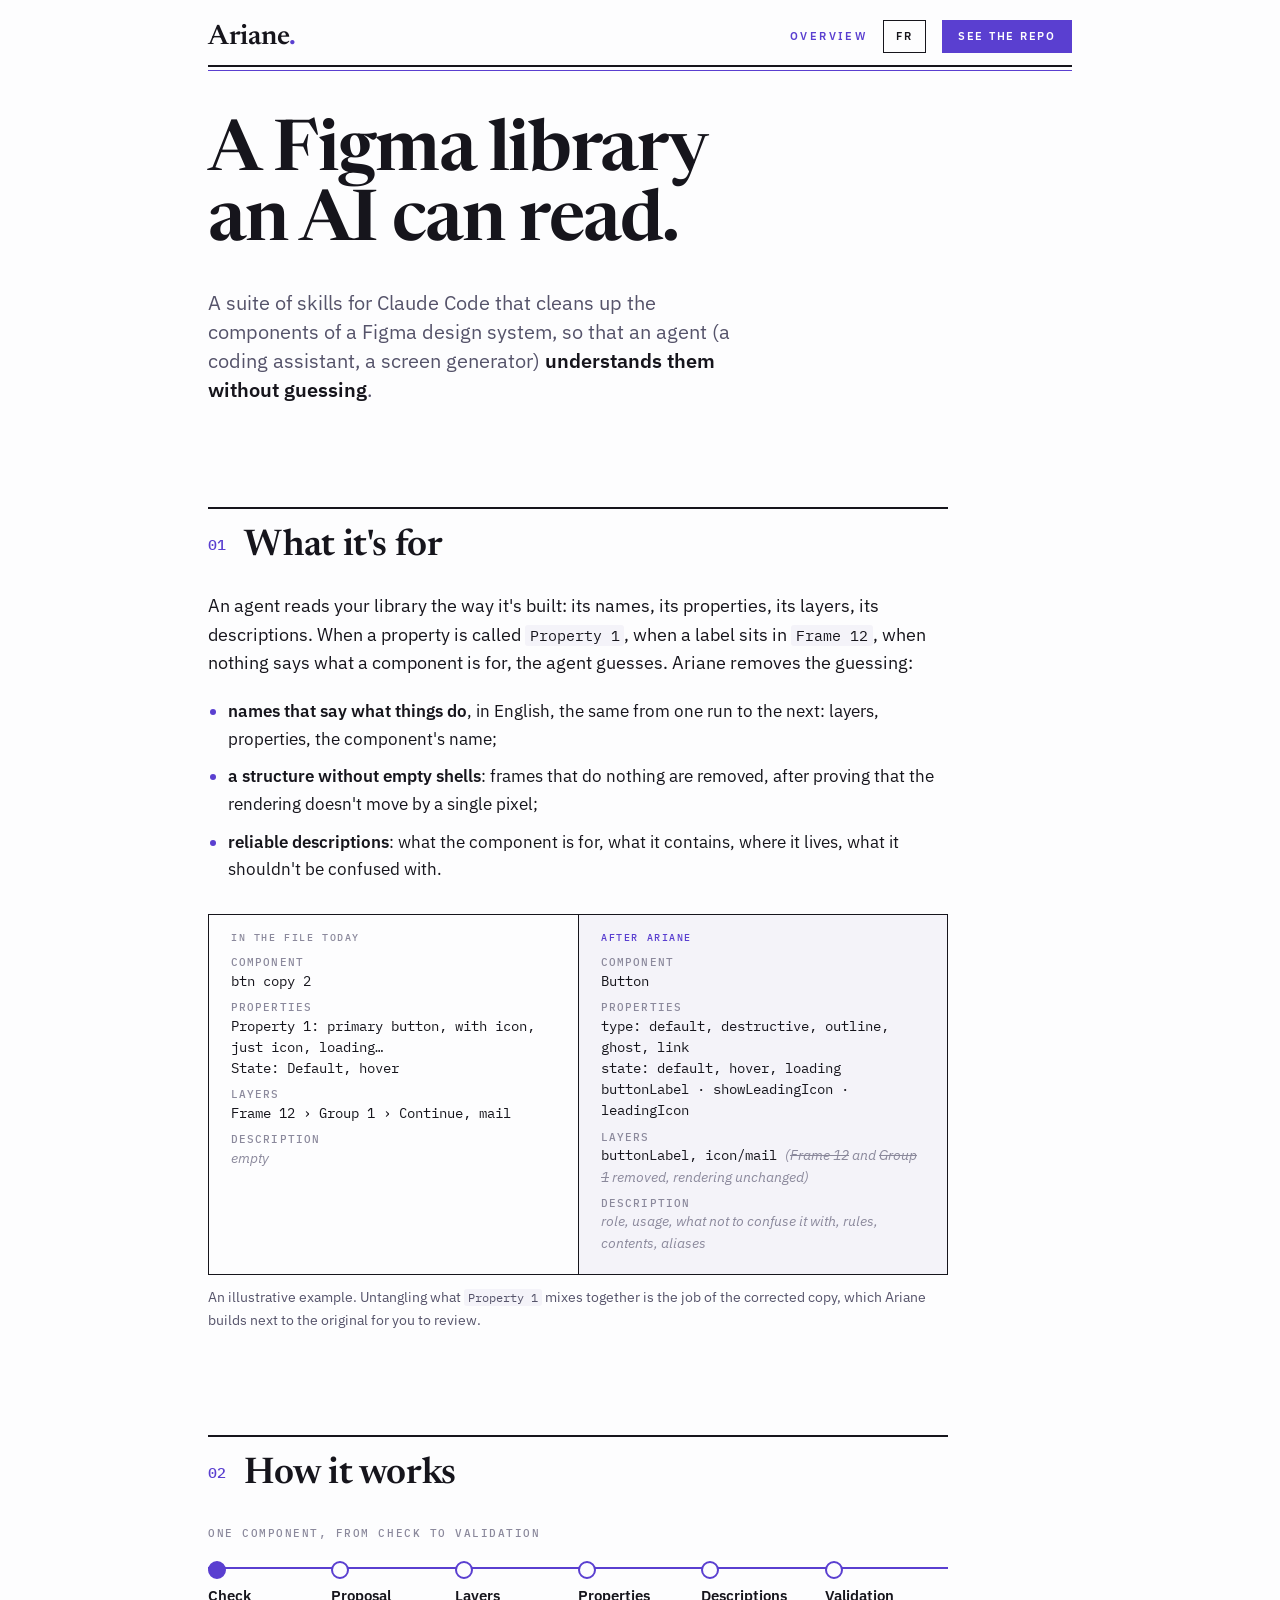
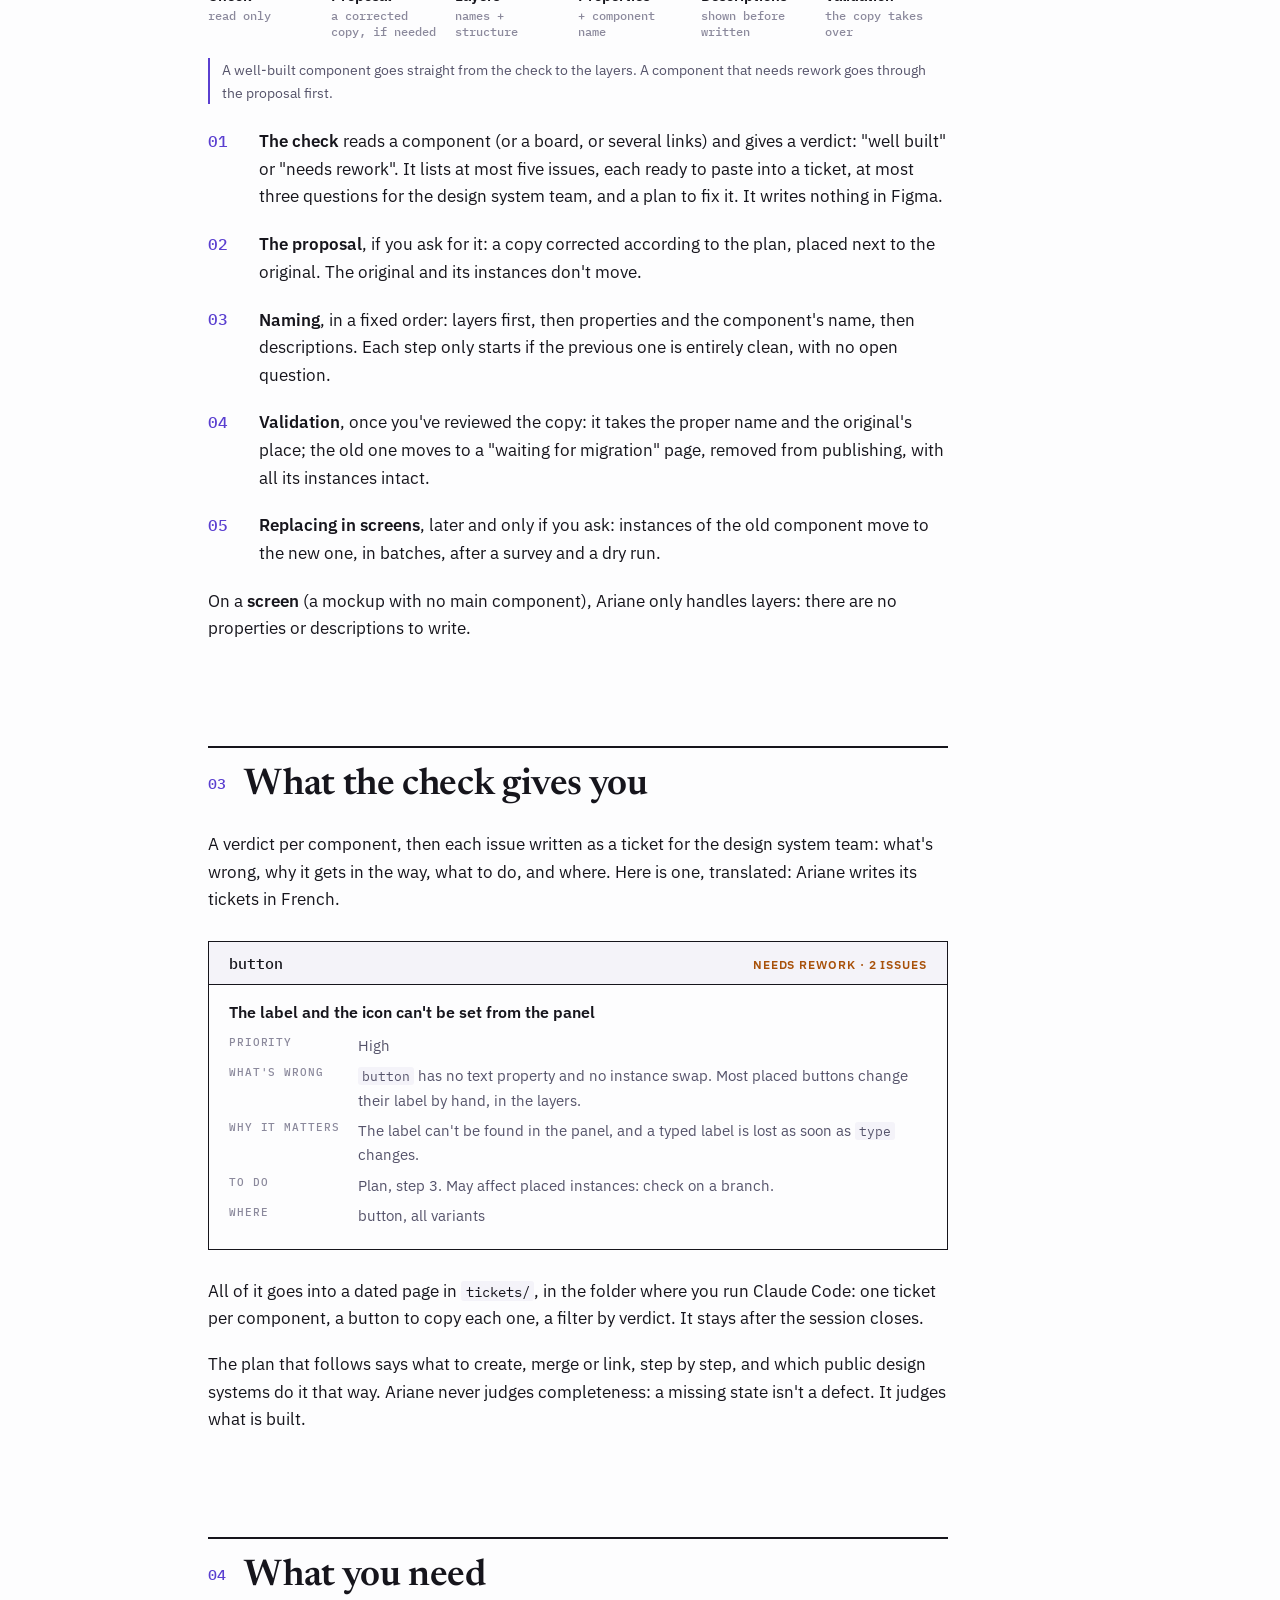
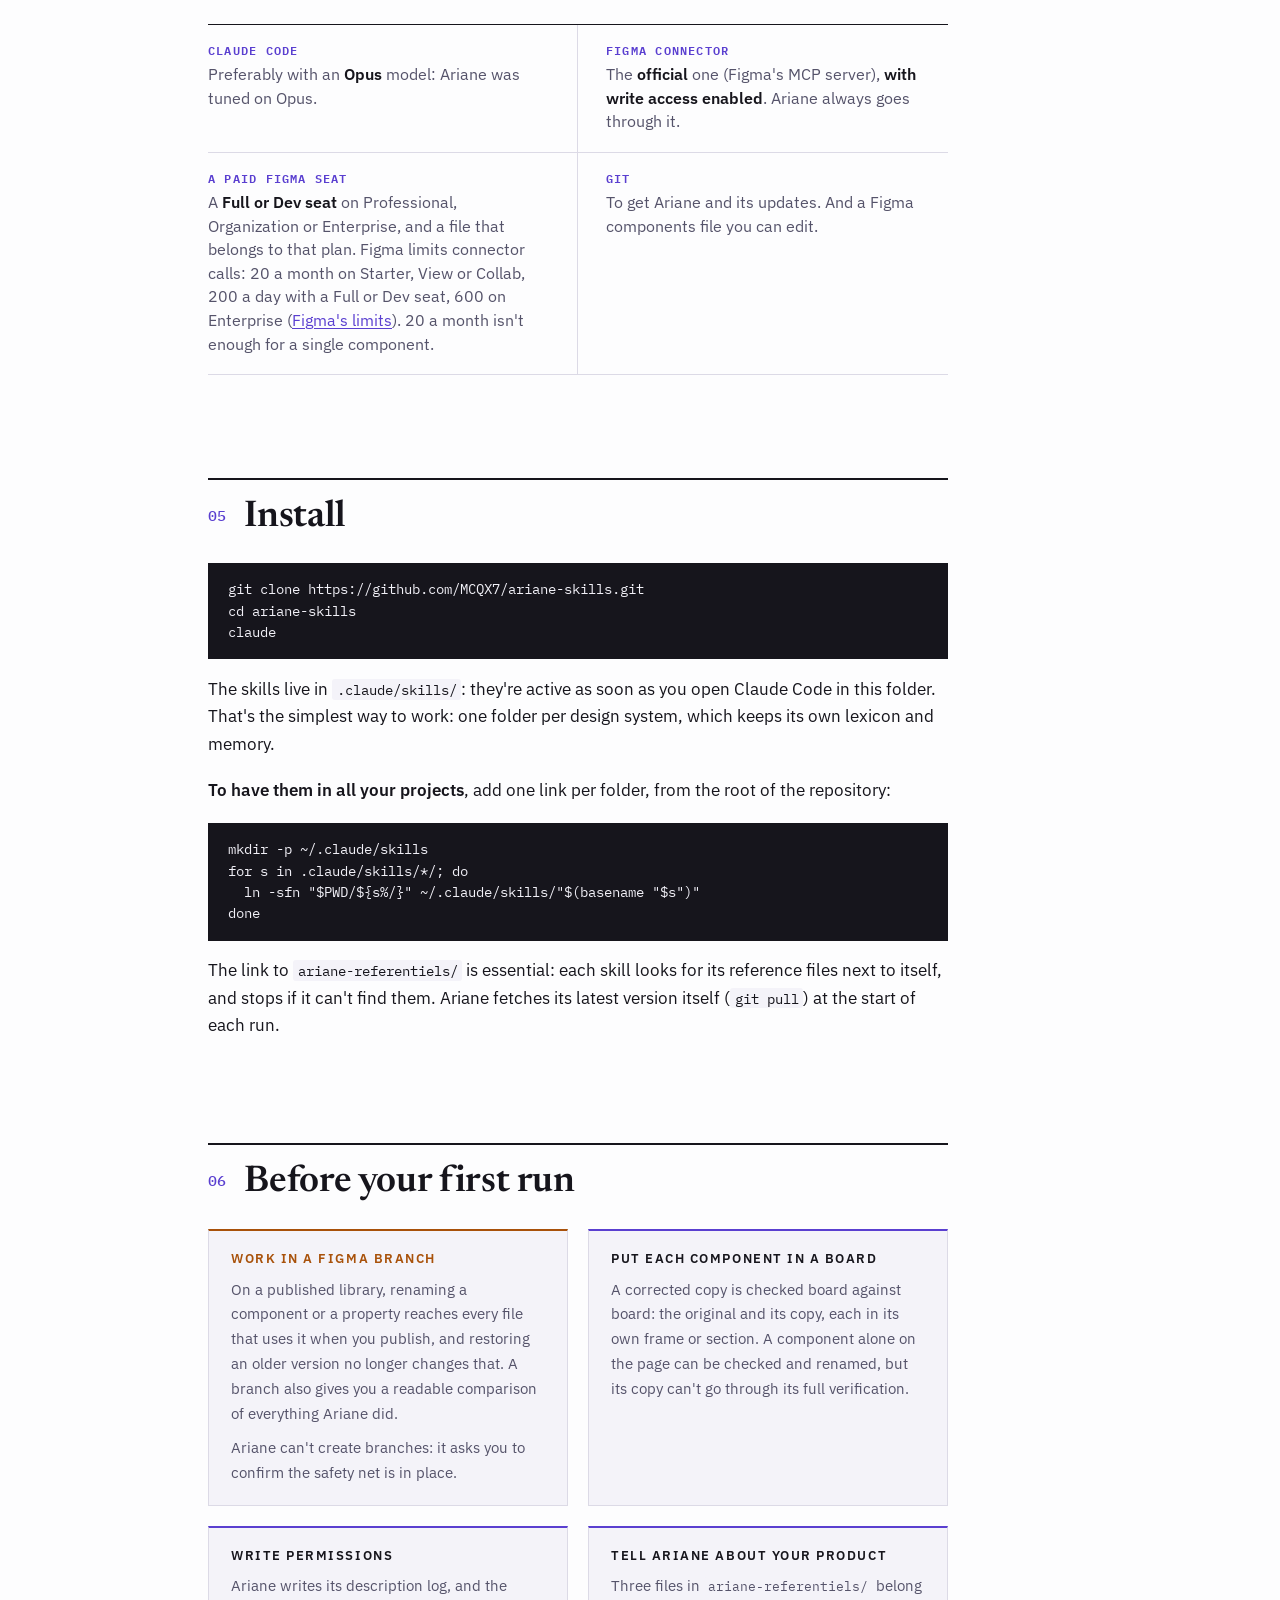
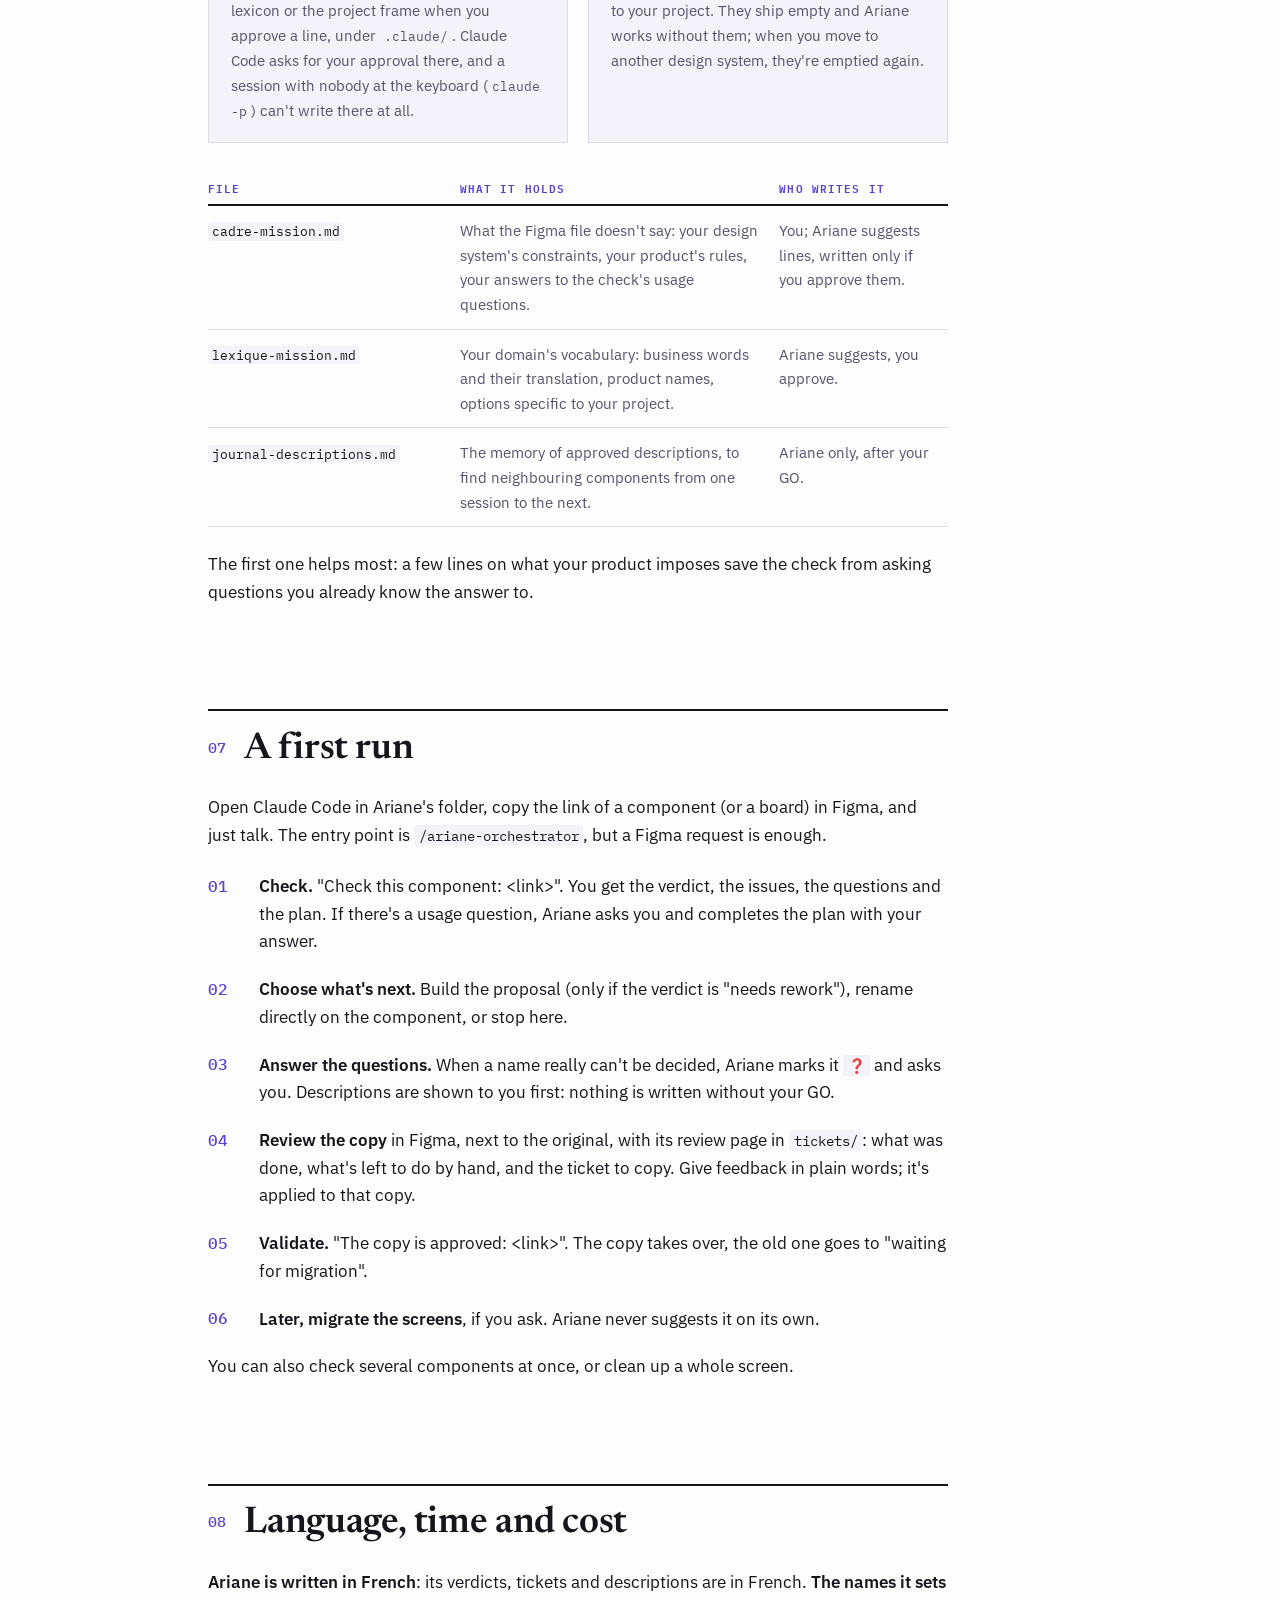
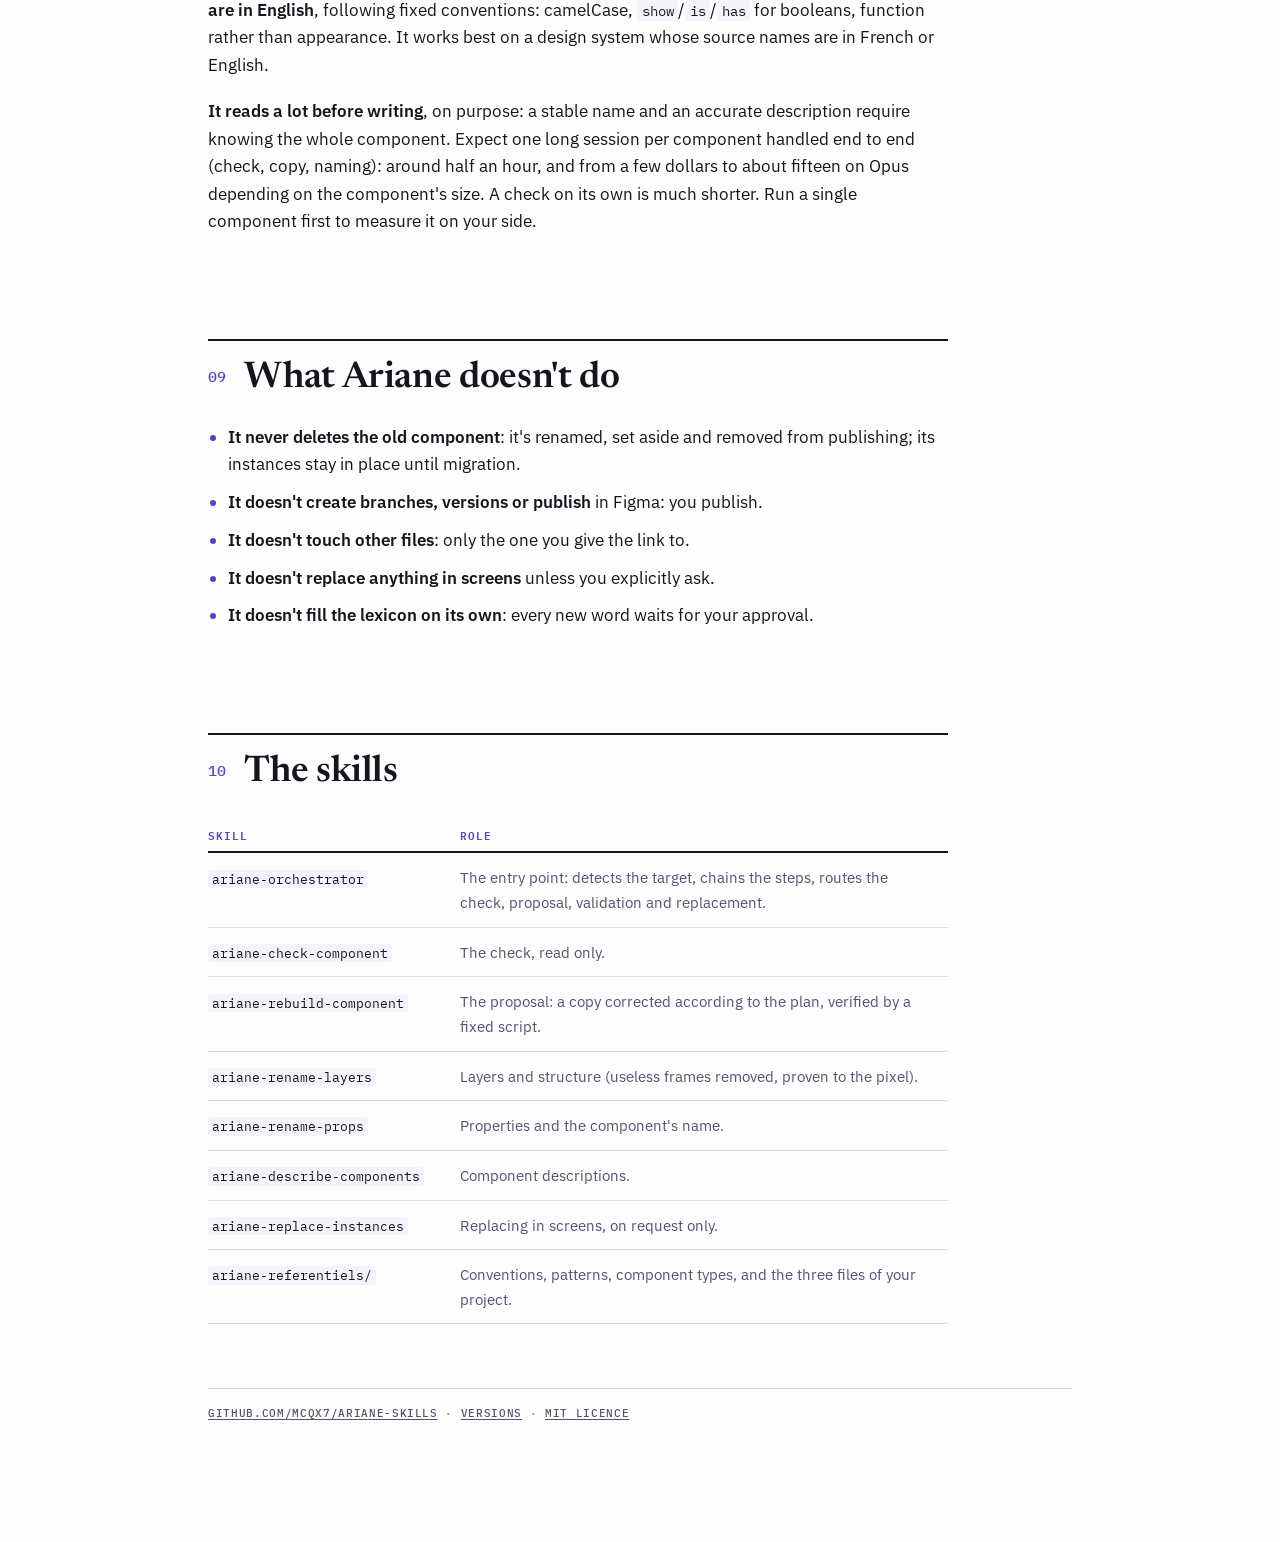
<file: docs/presentation.html>
<!DOCTYPE html>
<html lang="en">
<head>
<meta charset="utf-8" />
<meta name="viewport" content="width=device-width, initial-scale=1" />
<title>Ariane · Overview</title>
<!-- Page de présentation d'Ariane, en anglais : la page par défaut du site (index.html y
     mène). Elle dit ce qu'Ariane fait et produit ; la source de vérité reste le README et
     .claude/skills/ariane-*. La version française, presentation.fr.html, dit la même chose :
     changer l'une, c'est changer l'autre. Style commun : presentation.css. -->
<meta name="description" content="Ariane: Claude Code skills that clean up a Figma design system so an AI can read it." />
<link rel="preconnect" href="https://fonts.googleapis.com" />
<link rel="preconnect" href="https://fonts.gstatic.com" crossorigin />
<link href="https://fonts.googleapis.com/css2?family=Newsreader:opsz,wght@6..72,500;6..72,600&family=IBM+Plex+Sans:wght@400;500;600&family=IBM+Plex+Mono:wght@400;500&display=swap" rel="stylesheet" />
<link rel="stylesheet" href="presentation.css" />
</head>
<body>
<div class="wrap">

<header class="masthead">
  <div class="masthead__row">
    <div class="masthead__mark">Ariane<span class="dot">.</span></div>
    <div class="masthead__right"><span class="masthead__type">Overview</span><a class="masthead__lang" href="presentation.fr.html" hreflang="fr" lang="fr" title="Lire en français">FR</a><a class="masthead__btn" href="https://github.com/MCQX7/ariane-skills">See the repo</a></div>
  </div>
  <div class="masthead__rule"></div>
  <div class="masthead__thread"></div>
</header>

<div class="hero">
  <h1>A Figma library an AI can read.</h1>
  <p class="lede">A suite of skills for Claude Code that cleans up the components of a Figma design system, so that an agent (a coding assistant, a screen generator) <strong>understands them without guessing</strong>.</p>
</div>

<section>
  <h2>What it's for</h2>
  <p class="big">An agent reads your library the way it's built: its names, its properties, its layers, its descriptions. When a property is called <code>Property 1</code>, when a label sits in <code>Frame 12</code>, when nothing says what a component is for, the agent guesses. Ariane removes the guessing:</p>
  <ul class="plain">
    <li><b>names that say what things do</b>, in English, the same from one run to the next: layers, properties, the component's name;</li>
    <li><b>a structure without empty shells</b>: frames that do nothing are removed, after proving that the rendering doesn't move by a single pixel;</li>
    <li><b>reliable descriptions</b>: what the component is for, what it contains, where it lives, what it shouldn't be confused with.</li>
  </ul>

  <figure class="ba" aria-label="The same button component, before and after Ariane">
    <div class="ba__col">
      <div class="ba__tag">In the file today</div>
      <dl>
        <div><dt>Component</dt><dd>btn copy 2</dd></div>
        <div><dt>Properties</dt><dd>Property 1: primary button, with icon, just icon, loading…<br>State: Default, hover</dd></div>
        <div><dt>Layers</dt><dd>Frame 12 › Group 1 › Continue, mail</dd></div>
        <div><dt>Description</dt><dd><span class="muted">empty</span></dd></div>
      </dl>
    </div>
    <div class="ba__col">
      <div class="ba__tag">After Ariane</div>
      <dl>
        <div><dt>Component</dt><dd>Button</dd></div>
        <div><dt>Properties</dt><dd>type: default, destructive, outline, ghost, link<br>state: default, hover, loading<br>buttonLabel · showLeadingIcon · leadingIcon</dd></div>
        <div><dt>Layers</dt><dd>buttonLabel, icon/mail <span class="muted">(<s>Frame 12</s> and <s>Group 1</s> removed, rendering unchanged)</span></dd></div>
        <div><dt>Description</dt><dd><span class="muted">role, usage, what not to confuse it with, rules, contents, aliases</span></dd></div>
      </dl>
    </div>
  </figure>
  <p class="ba__note">An illustrative example. Untangling what <code>Property 1</code> mixes together is the job of the corrected copy, which Ariane builds next to the original for you to review.</p>
</section>

<section>
  <h2>How it works</h2>

  <figure class="chain">
    <figcaption>One component, from check to validation</figcaption>
    <ol>
      <li class="first"><b>Check</b><span>read only</span></li>
      <li><b>Proposal</b><span>a corrected copy, if needed</span></li>
      <li><b>Layers</b><span>names + structure</span></li>
      <li><b>Properties</b><span>+ component name</span></li>
      <li><b>Descriptions</b><span>shown before written</span></li>
      <li><b>Validation</b><span>the copy takes over</span></li>
    </ol>
    <p class="chain__fork">A well-built component goes straight from the check to the layers. A component that needs rework goes through the proposal first.</p>
  </figure>

  <ol class="steps">
    <li><b>The check</b> reads a component (or a board, or several links) and gives a verdict: "well built" or "needs rework". It lists at most five issues, each ready to paste into a ticket, at most three questions for the design system team, and a plan to fix it. It writes nothing in Figma.</li>
    <li><b>The proposal</b>, if you ask for it: a copy corrected according to the plan, placed next to the original. The original and its instances don't move.</li>
    <li><b>Naming</b>, in a fixed order: layers first, then properties and the component's name, then descriptions. Each step only starts if the previous one is entirely clean, with no open question.</li>
    <li><b>Validation</b>, once you've reviewed the copy: it takes the proper name and the original's place; the old one moves to a "waiting for migration" page, removed from publishing, with all its instances intact.</li>
    <li><b>Replacing in screens</b>, later and only if you ask: instances of the old component move to the new one, in batches, after a survey and a dry run.</li>
  </ol>
  <p>On a <b>screen</b> (a mockup with no main component), Ariane only handles layers: there are no properties or descriptions to write.</p>
</section>

<section>
  <h2>What the check gives you</h2>
  <p>A verdict per component, then each issue written as a ticket for the design system team: what's wrong, why it gets in the way, what to do, and where. Here is one, translated: Ariane writes its tickets in French.</p>
  <div class="ticket">
    <div class="ticket__head"><span class="ticket__name">button</span><span class="ticket__verdict">Needs rework · 2 issues</span></div>
    <div class="ticket__body">
      <p class="ticket__title">The label and the icon can't be set from the panel</p>
      <dl>
        <dt>Priority</dt><dd>High</dd>
        <dt>What's wrong</dt><dd><code>button</code> has no text property and no instance swap. Most placed buttons change their label by hand, in the layers.</dd>
        <dt>Why it matters</dt><dd>The label can't be found in the panel, and a typed label is lost as soon as <code>type</code> changes.</dd>
        <dt>To do</dt><dd>Plan, step 3. May affect placed instances: check on a branch.</dd>
        <dt>Where</dt><dd>button, all variants</dd>
      </dl>
    </div>
  </div>
  <p>All of it goes into a dated page in <code>tickets/</code>, in the folder where you run Claude Code: one ticket per component, a button to copy each one, a filter by verdict. It stays after the session closes.</p>
  <p>The plan that follows says what to create, merge or link, step by step, and which public design systems do it that way. Ariane never judges completeness: a missing state isn't a defect. It judges what is built.</p>
</section>

<section>
  <h2>What you need</h2>
  <div class="grid">
    <div class="cell"><div class="name">Claude Code</div><div class="desc">Preferably with an <b>Opus</b> model: Ariane was tuned on Opus.</div></div>
    <div class="cell"><div class="name">Figma connector</div><div class="desc">The <b>official</b> one (Figma's MCP server), <b>with write access enabled</b>. Ariane always goes through it.</div></div>
    <div class="cell"><div class="name">A paid Figma seat</div><div class="desc">A <b>Full or Dev seat</b> on Professional, Organization or Enterprise, and a file that belongs to that plan. Figma limits connector calls: 20 a month on Starter, View or Collab, 200 a day with a Full or Dev seat, 600 on Enterprise (<a href="https://developers.figma.com/docs/figma-mcp-server/rate-limits-access/">Figma's limits</a>). 20 a month isn't enough for a single component.</div></div>
    <div class="cell"><div class="name">git</div><div class="desc">To get Ariane and its updates. And a Figma components file you can edit.</div></div>
  </div>
</section>

<section>
  <h2>Install</h2>
<pre><code>git clone https://github.com/MCQX7/ariane-skills.git
cd ariane-skills
claude</code></pre>
  <p>The skills live in <code>.claude/skills/</code>: they're active as soon as you open Claude Code in this folder. That's the simplest way to work: one folder per design system, which keeps its own lexicon and memory.</p>
  <p><b>To have them in all your projects</b>, add one link per folder, from the root of the repository:</p>
<pre><code>mkdir -p ~/.claude/skills
for s in .claude/skills/*/; do
  ln -sfn "$PWD/${s%/}" ~/.claude/skills/"$(basename "$s")"
done</code></pre>
  <p>The link to <code>ariane-referentiels/</code> is essential: each skill looks for its reference files next to itself, and stops if it can't find them. Ariane fetches its latest version itself (<code>git pull</code>) at the start of each run.</p>
</section>

<section>
  <h2>Before your first run</h2>
  <div class="cards">
    <div class="card warn">
      <h3>Work in a Figma branch</h3>
      <p>On a published library, renaming a component or a property reaches every file that uses it when you publish, and restoring an older version no longer changes that. A branch also gives you a readable comparison of everything Ariane did.</p>
      <p>Ariane can't create branches: it asks you to confirm the safety net is in place.</p>
    </div>
    <div class="card">
      <h3>Put each component in a board</h3>
      <p>A corrected copy is checked board against board: the original and its copy, each in its own frame or section. A component alone on the page can be checked and renamed, but its copy can't go through its full verification.</p>
    </div>
    <div class="card">
      <h3>Write permissions</h3>
      <p>Ariane writes its description log, and the lexicon or the project frame when you approve a line, under <code>.claude/</code>. Claude Code asks for your approval there, and a session with nobody at the keyboard (<code>claude -p</code>) can't write there at all.</p>
    </div>
    <div class="card">
      <h3>Tell Ariane about your product</h3>
      <p>Three files in <code>ariane-referentiels/</code> belong to your project. They ship empty and Ariane works without them; when you move to another design system, they're emptied again.</p>
    </div>
  </div>
  <div class="tablewrap">
    <table class="dem">
      <thead><tr><th>File</th><th>What it holds</th><th>Who writes it</th></tr></thead>
      <tbody>
        <tr><td><code>cadre-mission.md</code></td><td>What the Figma file doesn't say: your design system's constraints, your product's rules, your answers to the check's usage questions.</td><td>You; Ariane suggests lines, written only if you approve them.</td></tr>
        <tr><td><code>lexique-mission.md</code></td><td>Your domain's vocabulary: business words and their translation, product names, options specific to your project.</td><td>Ariane suggests, you approve.</td></tr>
        <tr><td><code>journal-descriptions.md</code></td><td>The memory of approved descriptions, to find neighbouring components from one session to the next.</td><td>Ariane only, after your GO.</td></tr>
      </tbody>
    </table>
  </div>
  <p>The first one helps most: a few lines on what your product imposes save the check from asking questions you already know the answer to.</p>
</section>

<section>
  <h2>A first run</h2>
  <p>Open Claude Code in Ariane's folder, copy the link of a component (or a board) in Figma, and just talk. The entry point is <code>/ariane-orchestrator</code>, but a Figma request is enough.</p>
  <ol class="steps">
    <li><b>Check.</b> "Check this component: &lt;link&gt;". You get the verdict, the issues, the questions and the plan. If there's a usage question, Ariane asks you and completes the plan with your answer.</li>
    <li><b>Choose what's next.</b> Build the proposal (only if the verdict is "needs rework"), rename directly on the component, or stop here.</li>
    <li><b>Answer the questions.</b> When a name really can't be decided, Ariane marks it <code>❓</code> and asks you. Descriptions are shown to you first: nothing is written without your GO.</li>
    <li><b>Review the copy</b> in Figma, next to the original, with its review page in <code>tickets/</code>: what was done, what's left to do by hand, and the ticket to copy. Give feedback in plain words; it's applied to that copy.</li>
    <li><b>Validate.</b> "The copy is approved: &lt;link&gt;". The copy takes over, the old one goes to "waiting for migration".</li>
    <li><b>Later, migrate the screens</b>, if you ask. Ariane never suggests it on its own.</li>
  </ol>
  <p>You can also check several components at once, or clean up a whole screen.</p>
</section>

<section>
  <h2>Language, time and cost</h2>
  <p><b>Ariane is written in French</b>: its verdicts, tickets and descriptions are in French. <b>The names it sets are in English</b>, following fixed conventions: camelCase, <code>show</code>/<code>is</code>/<code>has</code> for booleans, function rather than appearance. It works best on a design system whose source names are in French or English.</p>
  <p><b>It reads a lot before writing</b>, on purpose: a stable name and an accurate description require knowing the whole component. Expect one long session per component handled end to end (check, copy, naming): around half an hour, and from a few dollars to about fifteen on Opus depending on the component's size. A check on its own is much shorter. Run a single component first to measure it on your side.</p>
</section>

<section>
  <h2>What Ariane doesn't do</h2>
  <ul class="plain">
    <li><b>It never deletes the old component</b>: it's renamed, set aside and removed from publishing; its instances stay in place until migration.</li>
    <li><b>It doesn't create branches, versions or publish</b> in Figma: you publish.</li>
    <li><b>It doesn't touch other files</b>: only the one you give the link to.</li>
    <li><b>It doesn't replace anything in screens</b> unless you explicitly ask.</li>
    <li><b>It doesn't fill the lexicon on its own</b>: every new word waits for your approval.</li>
  </ul>
</section>

<section>
  <h2>The skills</h2>
  <div class="tablewrap">
    <table class="dem">
      <thead><tr><th>Skill</th><th>Role</th></tr></thead>
      <tbody>
        <tr><td><code>ariane-orchestrator</code></td><td>The entry point: detects the target, chains the steps, routes the check, proposal, validation and replacement.</td></tr>
        <tr><td><code>ariane-check-component</code></td><td>The check, read only.</td></tr>
        <tr><td><code>ariane-rebuild-component</code></td><td>The proposal: a copy corrected according to the plan, verified by a fixed script.</td></tr>
        <tr><td><code>ariane-rename-layers</code></td><td>Layers and structure (useless frames removed, proven to the pixel).</td></tr>
        <tr><td><code>ariane-rename-props</code></td><td>Properties and the component's name.</td></tr>
        <tr><td><code>ariane-describe-components</code></td><td>Component descriptions.</td></tr>
        <tr><td><code>ariane-replace-instances</code></td><td>Replacing in screens, on request only.</td></tr>
        <tr><td><code>ariane-referentiels/</code></td><td>Conventions, patterns, component types, and the three files of your project.</td></tr>
      </tbody>
    </table>
  </div>
</section>

<footer class="footer">
  <a href="https://github.com/MCQX7/ariane-skills">github.com/MCQX7/ariane-skills</a> · <a href="https://github.com/MCQX7/ariane-skills/blob/main/CHANGELOG.md">Versions</a> · <a href="https://github.com/MCQX7/ariane-skills/blob/main/LICENSE">MIT licence</a>
</footer>

</div>
</body>
</html>
</file>
<file: docs/presentation.css>
/* Style commun de la présentation, en anglais (presentation.html) et en français
   (presentation.fr.html). Même ossature que la page d'Hydra ; Ariane a son fil : un trait
   violet qui court sous l'en-tête et relie les étapes. */
:root{
  --ink:#16151c; --ink-2:#55536a; --ink-3:#8b899c;
  --rule:#16151c; --rule-soft:#dcdae6; --paper:#fdfdfe; --panel:#f4f3f9;
  --accent:#5a3fd0; --accent-soft:#ece8fb;
  --ok:#1d7a4c; --warn:#a8510a;
  --serif:"Newsreader",Georgia,"Times New Roman",serif;
  --sans:"IBM Plex Sans","Helvetica Neue",Arial,sans-serif;
  --mono:"IBM Plex Mono","SF Mono",Menlo,monospace;
  --measure:74ch; --gap:48px;
}
*{ box-sizing:border-box; }
html,body{ margin:0; background:var(--paper); color:var(--ink); }
body{ font-family:var(--sans); font-size:17px; line-height:1.62; counter-reset:sec;
  -webkit-font-smoothing:antialiased; text-rendering:optimizeLegibility; }
code{ font-family:var(--mono); font-size:.84em; background:var(--panel); padding:.06em .32em; border-radius:3px; }
pre{ font-family:var(--mono); font-size:.86rem; line-height:1.55; background:var(--ink); color:#f1f0f7;
  padding:16px 20px; overflow-x:auto; margin:1.2em 0; }
pre code{ background:none; padding:0; font-size:1em; color:inherit; }
a{ color:var(--accent); text-underline-offset:2px; }
.wrap{ max-width:960px; margin:0 auto; padding:0 var(--gap) 120px; }

.masthead{ position:sticky; top:0; z-index:10; background:var(--paper); padding:20px 0 12px; margin-bottom:36px; }
.masthead__row{ display:flex; align-items:center; justify-content:space-between; gap:24px; padding-bottom:12px; }
.masthead__right{ display:flex; align-items:center; gap:16px; }
.masthead__mark{ font:600 28px/1 var(--serif); letter-spacing:-.01em; }
.masthead__mark .dot{ color:var(--accent); }
.masthead__type{ font-size:11px; font-weight:600; letter-spacing:.22em; text-transform:uppercase; color:var(--accent); white-space:nowrap; }
.masthead__btn{ font:600 11px/1 var(--sans); letter-spacing:.16em; text-transform:uppercase; color:#fff;
  background:var(--accent); padding:11px 16px; text-decoration:none; white-space:nowrap; }
.masthead__btn:hover{ background:var(--ink); }
.masthead__lang{ font:600 11px/1 var(--sans); letter-spacing:.16em; text-transform:uppercase; color:var(--ink);
  border:1px solid var(--ink); padding:10px 12px; text-decoration:none; white-space:nowrap; }
.masthead__lang:hover{ background:var(--ink); color:var(--paper); }
.masthead__btn:focus-visible, .masthead__lang:focus-visible, a:focus-visible{ outline:2px solid var(--accent); outline-offset:2px; }
.masthead__rule{ height:2px; background:var(--ink); }
/* le fil */
.masthead__thread{ height:1px; background:var(--accent); margin-top:3px; }

.hero h1{ font-family:var(--serif); font-optical-sizing:auto; font-weight:600;
  font-size:clamp(2.6rem,6vw,4.4rem); line-height:1; letter-spacing:-.02em; margin:0 0 .4em; max-width:13ch; text-wrap:balance; }
.hero .lede{ font-size:1.25rem; line-height:1.45; color:var(--ink-2); max-width:46ch; }
.hero .lede strong{ color:var(--ink); font-weight:600; }

section{ max-width:var(--measure); }
h2{ font-family:var(--serif); font-optical-sizing:auto; font-weight:600;
  font-size:clamp(1.7rem,3.3vw,2.3rem); line-height:1.06; letter-spacing:-.01em; text-wrap:balance;
  margin:2.8em 0 .7em; padding-top:.5em; border-top:2px solid var(--ink);
  display:flex; gap:.5em; align-items:baseline; counter-increment:sec; }
h2::before{ content:counter(sec,decimal-leading-zero);
  font-family:var(--mono); font-size:.42em; font-weight:500; color:var(--accent);
  letter-spacing:0; transform:translateY(-.35em); }
h3{ font:600 .8rem/1.2 var(--sans); letter-spacing:.12em; text-transform:uppercase; margin:2em 0 .8em; }
p{ margin:0 0 1.1em; }
p.big{ font-size:1.1rem; }
strong, b{ font-weight:600; }

/* avant / après : le panneau d'un composant tel qu'un agent le lit */
.ba{ display:grid; grid-template-columns:1fr 1fr; margin:1.8em 0 .6em; border:1px solid var(--ink); }
.ba__col{ padding:18px 22px 20px; min-width:0; }
.ba__col + .ba__col{ border-left:1px solid var(--ink); background:var(--panel); }
.ba__tag{ font:500 .62rem/1 var(--mono); letter-spacing:.16em; text-transform:uppercase; color:var(--ink-3); margin-bottom:14px; }
.ba__col + .ba__col .ba__tag{ color:var(--accent); }
.ba dl{ margin:0; display:grid; gap:10px; }
.ba dt{ font:500 .68rem/1 var(--mono); letter-spacing:.1em; text-transform:uppercase; color:var(--ink-3); }
.ba dd{ margin:3px 0 0; font:400 .88rem/1.5 var(--mono); overflow-wrap:anywhere; }
.ba dd .muted{ color:var(--ink-3); font-family:var(--sans); font-style:italic; }
.ba dd s{ color:var(--ink-3); }
.ba__note{ font-size:.9rem; color:var(--ink-2); margin-top:.4em; }

.steps{ list-style:none; counter-reset:st; padding:0; margin:1.4em 0 0; }
.steps li{ counter-increment:st; padding-left:3em; position:relative; margin-bottom:1.2em; }
.steps li::before{ content:counter(st,decimal-leading-zero); position:absolute; left:0; top:.05em;
  font-family:var(--mono); font-size:1rem; color:var(--accent); font-weight:500; }

/* la chaîne : un seul fil qui relie les étapes */
.chain{ margin:2em 0 .6em; }
.chain figcaption{ font:500 .68rem/1 var(--mono); letter-spacing:.14em; text-transform:uppercase; color:var(--ink-3); margin-bottom:1.2em; }
.chain ol{ list-style:none; margin:0; padding:0; display:grid; grid-template-columns:repeat(6,1fr); position:relative; }
.chain ol::before{ content:""; position:absolute; left:0; right:0; top:15px; height:2px; background:var(--accent); }
.chain li{ position:relative; padding:34px 12px 0 0; min-width:0; }
.chain li::before{ content:""; position:absolute; left:0; top:9px; width:14px; height:14px; border-radius:50%;
  background:var(--paper); border:2px solid var(--accent); }
.chain li.first::before{ background:var(--accent); }
.chain b{ display:block; font:600 .95rem/1.2 var(--sans); }
.chain span{ display:block; font:500 .72rem/1.4 var(--mono); color:var(--ink-3); margin-top:4px; }
.chain__fork{ font-size:.9rem; color:var(--ink-2); margin-top:1.2em; border-left:2px solid var(--accent); padding-left:12px; }

/* un ticket du contrôle, tel qu'il sort */
.ticket{ border:1px solid var(--ink); margin:1.6em 0; }
.ticket__head{ display:flex; flex-wrap:wrap; gap:8px 14px; align-items:baseline; justify-content:space-between;
  padding:12px 20px; border-bottom:1px solid var(--ink); background:var(--panel); }
.ticket__name{ font:500 .95rem/1.2 var(--mono); }
.ticket__verdict{ font:600 .72rem/1 var(--sans); letter-spacing:.08em; text-transform:uppercase; color:var(--warn); }
.ticket__body{ padding:16px 20px 6px; }
.ticket__title{ font:600 1.02rem/1.3 var(--sans); margin:0 0 .7em; }
.ticket dl{ display:grid; grid-template-columns:max-content 1fr; gap:6px 18px; margin:0 0 1em; font-size:.94rem; }
.ticket dt{ font:500 .7rem/1.6 var(--mono); letter-spacing:.08em; text-transform:uppercase; color:var(--ink-3); }
.ticket dd{ margin:0; color:var(--ink-2); min-width:0; }

.grid{ display:grid; grid-template-columns:1fr 1fr; gap:0; margin:1.6em 0; border-top:1px solid var(--rule); }
.grid .cell{ padding:18px 22px 18px 0; border-bottom:1px solid var(--rule-soft); min-width:0; }
.grid .cell:nth-child(odd){ border-right:1px solid var(--rule-soft); padding-right:28px; }
.grid .cell:nth-child(even){ padding-left:28px; }
.grid .name{ font:600 .76rem/1.2 var(--mono); letter-spacing:.1em; text-transform:uppercase; color:var(--accent); margin-bottom:6px; }
.grid .desc{ font-size:.98rem; line-height:1.5; color:var(--ink-2); }
.grid .desc b{ color:var(--ink); }

.cards{ display:grid; grid-template-columns:1fr 1fr; gap:20px; margin:1.6em 0; }
.card{ background:var(--panel); border:1px solid var(--rule-soft); border-top:2px solid var(--accent); padding:20px 22px; min-width:0; }
.card h3{ margin:0 0 10px; }
.card p{ font-size:.96rem; color:var(--ink-2); margin:0 0 .6em; }
.card p:last-child{ margin:0; }
.card.warn{ border-top-color:var(--warn); }
.card.warn h3{ color:var(--warn); }

.tablewrap{ overflow-x:auto; margin:1.4em 0; }
.dem{ width:100%; border-collapse:collapse; font-size:.95rem; }
.dem th{ font:600 .7rem/1.2 var(--mono); letter-spacing:.1em; text-transform:uppercase; color:var(--accent);
  text-align:left; padding:10px 14px 10px 0; border-bottom:2px solid var(--ink); vertical-align:bottom; }
.dem td{ padding:12px 14px 12px 0; border-bottom:1px solid var(--rule-soft); vertical-align:top; color:var(--ink-2); }
.dem td:first-child{ color:var(--ink); width:34%; }
@media (max-width:720px){ .dem, .dem tbody, .dem tr, .dem td{ display:block; width:auto; } .dem thead{ display:none; }
  .dem td{ border-bottom:0; padding:2px 0; } .dem td:first-child{ width:auto; padding-top:14px; } .dem tr{ border-bottom:1px solid var(--rule-soft); padding-bottom:10px; } }

.plain{ padding-left:1.2em; margin:1.2em 0; }
.plain li{ margin-bottom:.6em; }
.plain li::marker{ color:var(--accent); }

.footer{ margin-top:64px; padding-top:16px; border-top:1px solid var(--rule-soft);
  font:500 11px/1.5 var(--mono); letter-spacing:.06em; color:var(--ink-3); text-transform:uppercase; }
.footer a{ color:var(--ink-2); }

@media (max-width:720px){
  .wrap{ padding:0 16px 80px; }
  .masthead__type{ display:none; }
  .ba, .grid, .cards{ grid-template-columns:1fr; }
  .ba__col + .ba__col{ border-left:0; border-top:1px solid var(--ink); }
  .grid .cell:nth-child(odd){ border-right:0; padding-right:0; }
  .grid .cell:nth-child(even){ padding-left:0; }
  .chain ol{ grid-template-columns:1fr; gap:14px; }
  .chain ol::before{ left:6px; right:auto; top:0; bottom:0; width:2px; height:auto; }
  .chain li{ padding:0 0 0 30px; }
  .chain li::before{ top:2px; }
  .ticket dl{ grid-template-columns:1fr; gap:2px; }
  .ticket dd{ margin-bottom:8px; }
}
</file>
